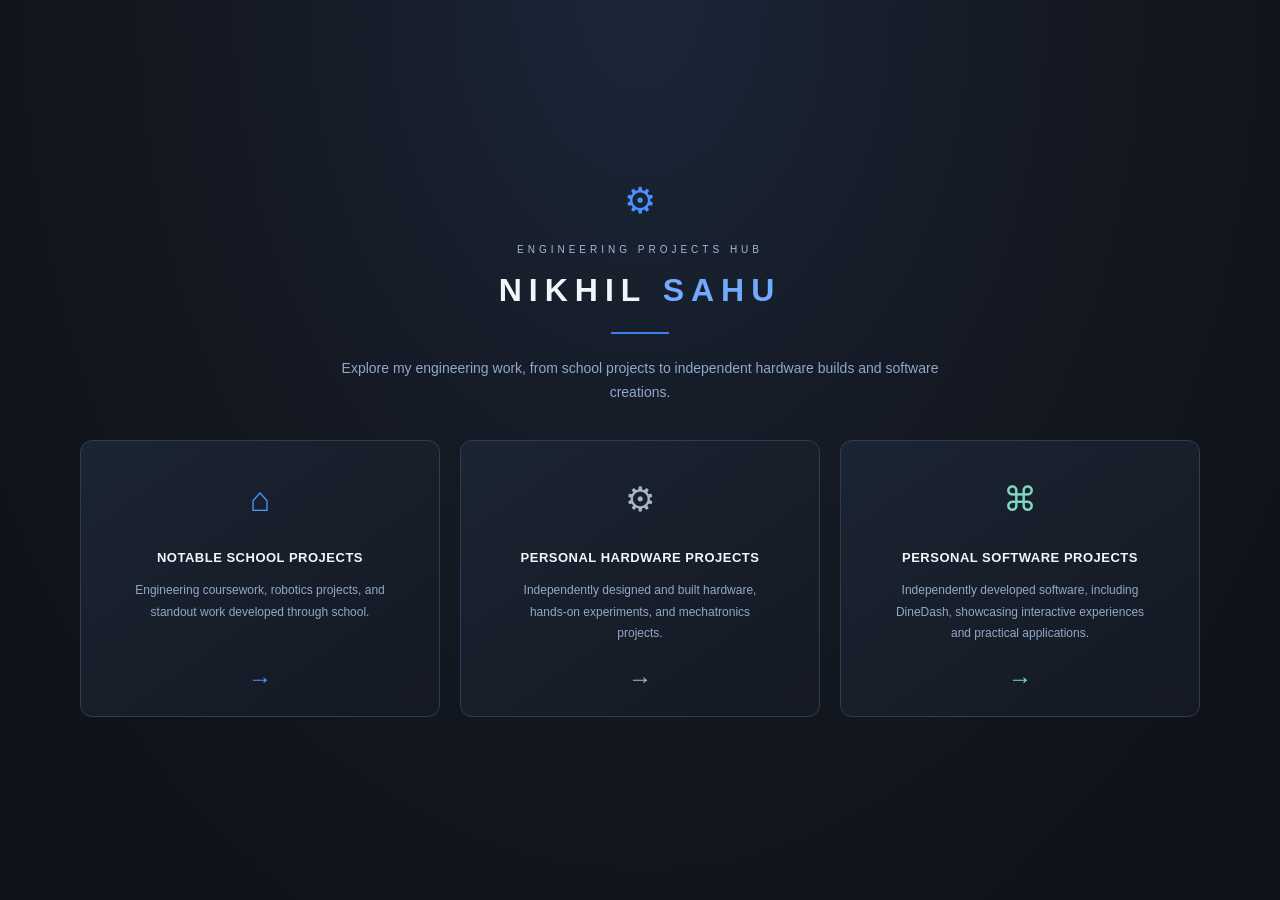
<file: index.html>
<!DOCTYPE html>
<html lang="en">
<head>
<meta charset="UTF-8">
<meta name="viewport" content="width=device-width, initial-scale=1.0">
<meta name="theme-color" content="#10131a">
<meta name="description" content="Explore Nikhil Sahu's school engineering projects, personal hardware builds, and software projects.">
<title>Engineering Projects Hub | Nikhil Sahu</title>

<style>
* {
  box-sizing: border-box;
}

body {
  margin: 0;
  min-height: 100vh;
  color: #f3f5fa;
  font-family: Arial, Helvetica, sans-serif;
  background: radial-gradient(
    ellipse at 50% 0%,
    #1b2638 0%,
    #141923 45%,
    #101319 80%
  );
}

main {
  width: 100%;
  min-height: 100vh;
  display: flex;
  flex-direction: column;
  align-items: center;
  justify-content: center;
  padding: 48px 24px;
  text-align: center;
}

.gear {
  color: #4b91ff;
  font-size: 36px;
  line-height: 1;
  margin-bottom: 25px;
}

.eyebrow {
  color: #a6b9d8;
  font-size: 10px;
  letter-spacing: 4px;
  margin-bottom: 17px;
}

h1 {
  margin: 0;
  font-size: 32px;
  font-weight: 800;
  letter-spacing: 7px;
}

h1 span {
  color: #72aaff;
}

.underline {
  width: 58px;
  height: 2px;
  background: #397eea;
  margin: 23px 0;
}

.subtitle {
  max-width: 600px;
  margin: 0 0 35px;
  color: #8fa8cb;
  font-size: 14px;
  line-height: 1.7;
}

.cards {
  width: 100%;
  max-width: 1120px;
  display: grid;
  grid-template-columns: repeat(3, minmax(0, 1fr));
  gap: 20px;
}

.card {
  min-width: 0;
  min-height: 265px;
  padding: 38px 22px 25px;
  display: flex;
  flex-direction: column;
  align-items: center;
  color: inherit;
  text-decoration: none;
  border: 1px solid #303d51;
  border-radius: 12px;
  background: linear-gradient(145deg, #1b2433, #141922);
  transition:
    border-color .2s,
    transform .2s,
    background .2s;
}

a.card:hover,
a.card:focus-visible {
  border-color: #4b91ff;
  transform: translateY(-3px);
  background: linear-gradient(145deg, #202d41, #171d29);
}

a.card:focus-visible {
  outline: 2px solid #72aaff;
  outline-offset: 4px;
}

.card-icon {
  height: 47px;
  color: #4b91ff;
  font-size: 34px;
  line-height: 1.2;
  margin-bottom: 22px;
}

.personal .card-icon,
.personal .arrow {
  color: #a9b5c8;
}

.software .card-icon,
.software .arrow {
  color: #7ed6c1;
}

.card h2 {
  margin: 0 0 13px;
  font-size: 13px;
  font-weight: 800;
  letter-spacing: .5px;
  line-height: 1.5;
}

.card p {
  max-width: 260px;
  margin: 0;
  color: #91a8c8;
  font-size: 12px;
  line-height: 1.8;
}

.arrow {
  margin-top: auto;
  padding-top: 22px;
  color: #4b91ff;
  font-size: 24px;
  line-height: 1;
}

@media (max-width: 850px) {
  .cards {
    grid-template-columns: repeat(2, minmax(0, 1fr));
    max-width: 748px;
  }
}

@media (max-width: 600px) {
  main {
    padding: 60px 22px;
  }

  h1 {
    font-size: 25px;
    letter-spacing: 4px;
  }

  .eyebrow {
    letter-spacing: 3px;
  }

  .cards {
    grid-template-columns: 1fr;
    max-width: 380px;
  }

  .card {
    min-height: 245px;
    padding-top: 35px;
  }
}

@media (prefers-reduced-motion: reduce) {
  *,
  *::before,
  *::after {
    transition-duration: 0.01ms !important;
  }
}
</style>
</head>

<body>
<main>
  <div class="gear" aria-hidden="true">⚙</div>

  <div class="eyebrow">ENGINEERING PROJECTS HUB</div>

  <h1>NIKHIL <span>SAHU</span></h1>

  <div class="underline"></div>

  <p class="subtitle">
    Explore my engineering work, from school projects to independent hardware builds and software creations.
  </p>

  <section class="cards" aria-label="Project categories">

    <!-- School Projects -->
    <a
      class="card"
      href="./school-projects.html"
      target="_blank"
      rel="noopener noreferrer"
    >
      <div class="card-icon" aria-hidden="true">⌂</div>

      <h2>NOTABLE SCHOOL PROJECTS</h2>

      <p>
        Engineering coursework, robotics projects, and standout work developed through school.
      </p>

      <div class="arrow" aria-hidden="true">→</div>
    </a>

    <!-- Personal Hardware Projects -->
    <a
      class="card personal"
      href="./personal-projects.html"
      target="_blank"
      rel="noopener noreferrer"
    >
      <div class="card-icon" aria-hidden="true">⚙</div>

      <h2>PERSONAL HARDWARE PROJECTS</h2>

      <p>
        Independently designed and built hardware, hands-on experiments, and mechatronics projects.
      </p>

      <div class="arrow" aria-hidden="true">→</div>
    </a>

    <!-- Personal Software Projects: DineDash -->
    <a
      class="card software"
      href="https://dash-n-dine-site.vercel.app/"
      target="_blank"
      rel="noopener noreferrer"
    >
      <div class="card-icon" aria-hidden="true">⌘</div>

      <h2>PERSONAL SOFTWARE PROJECTS</h2>

      <p>
        Independently developed software, including DineDash, showcasing interactive experiences and practical applications.
      </p>

      <div class="arrow" aria-hidden="true">→</div>
    </a>

  </section>
</main>
</body>
</html>
</file>
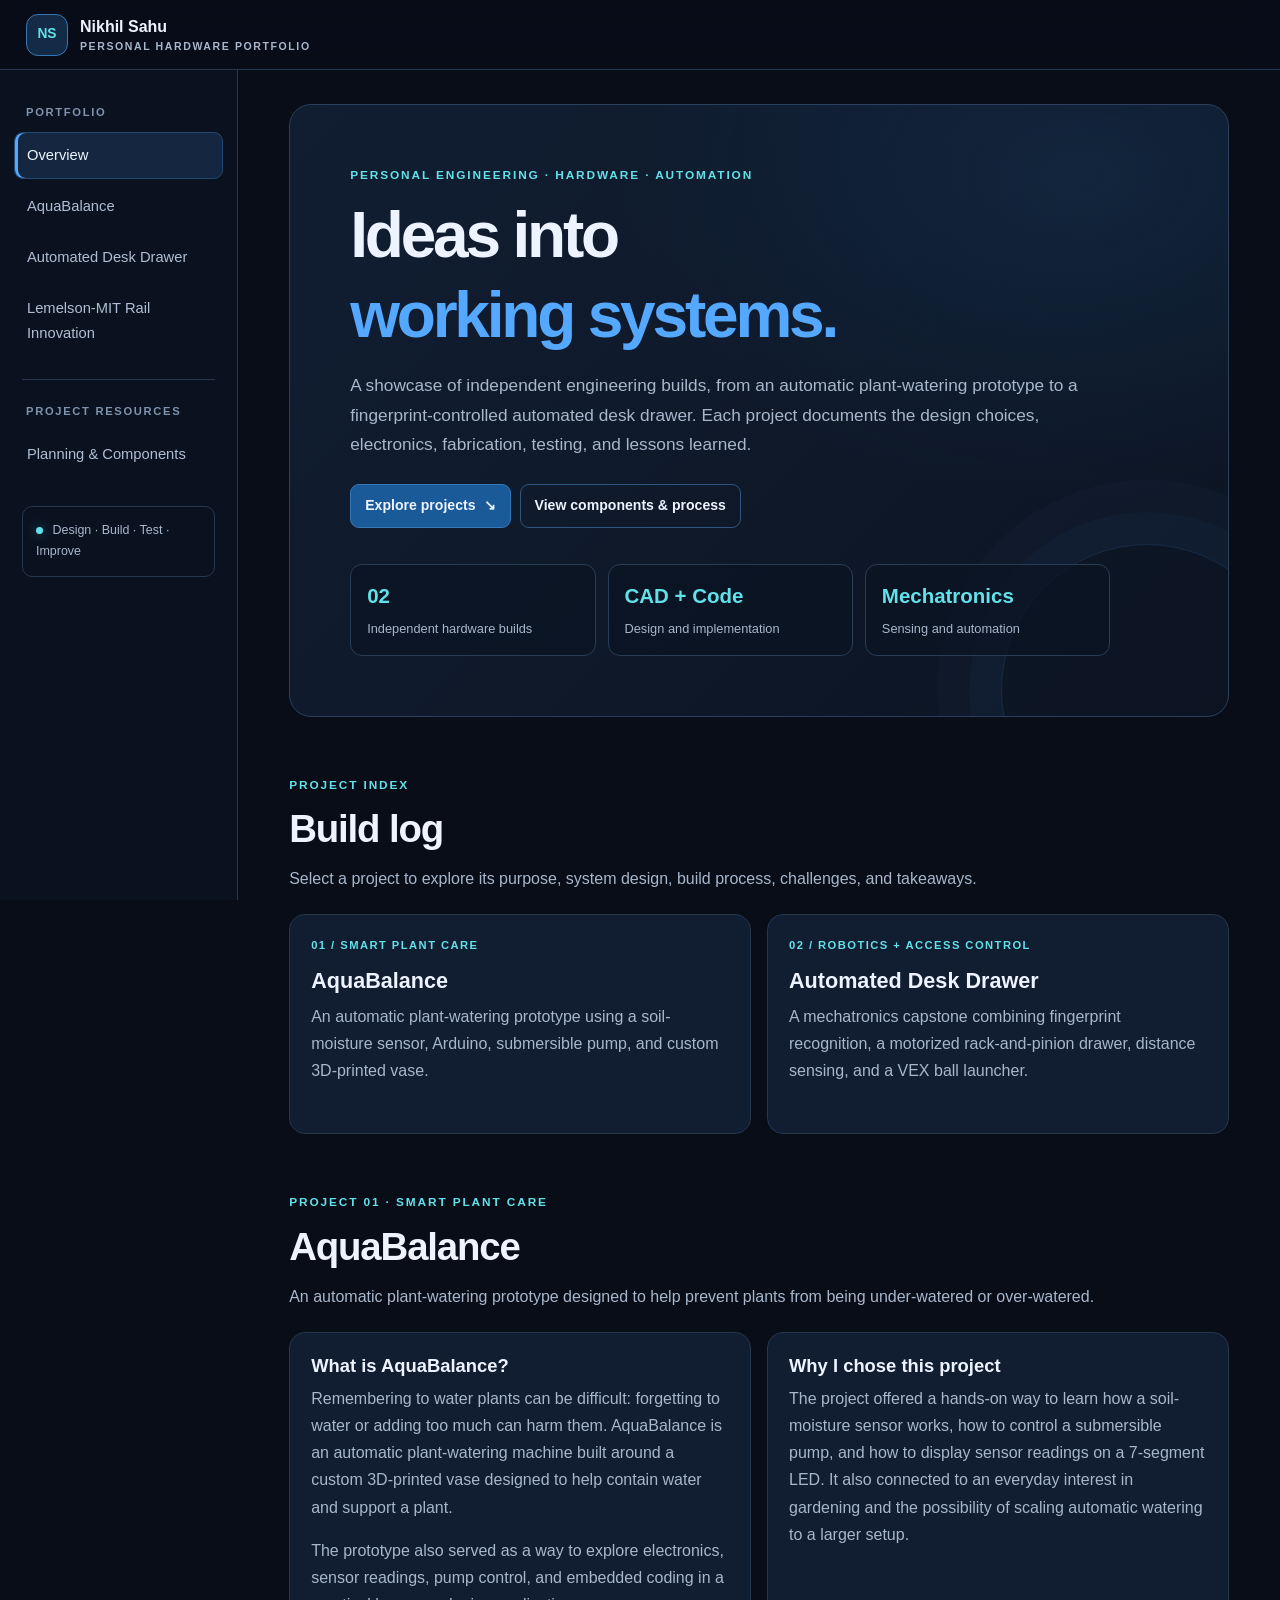
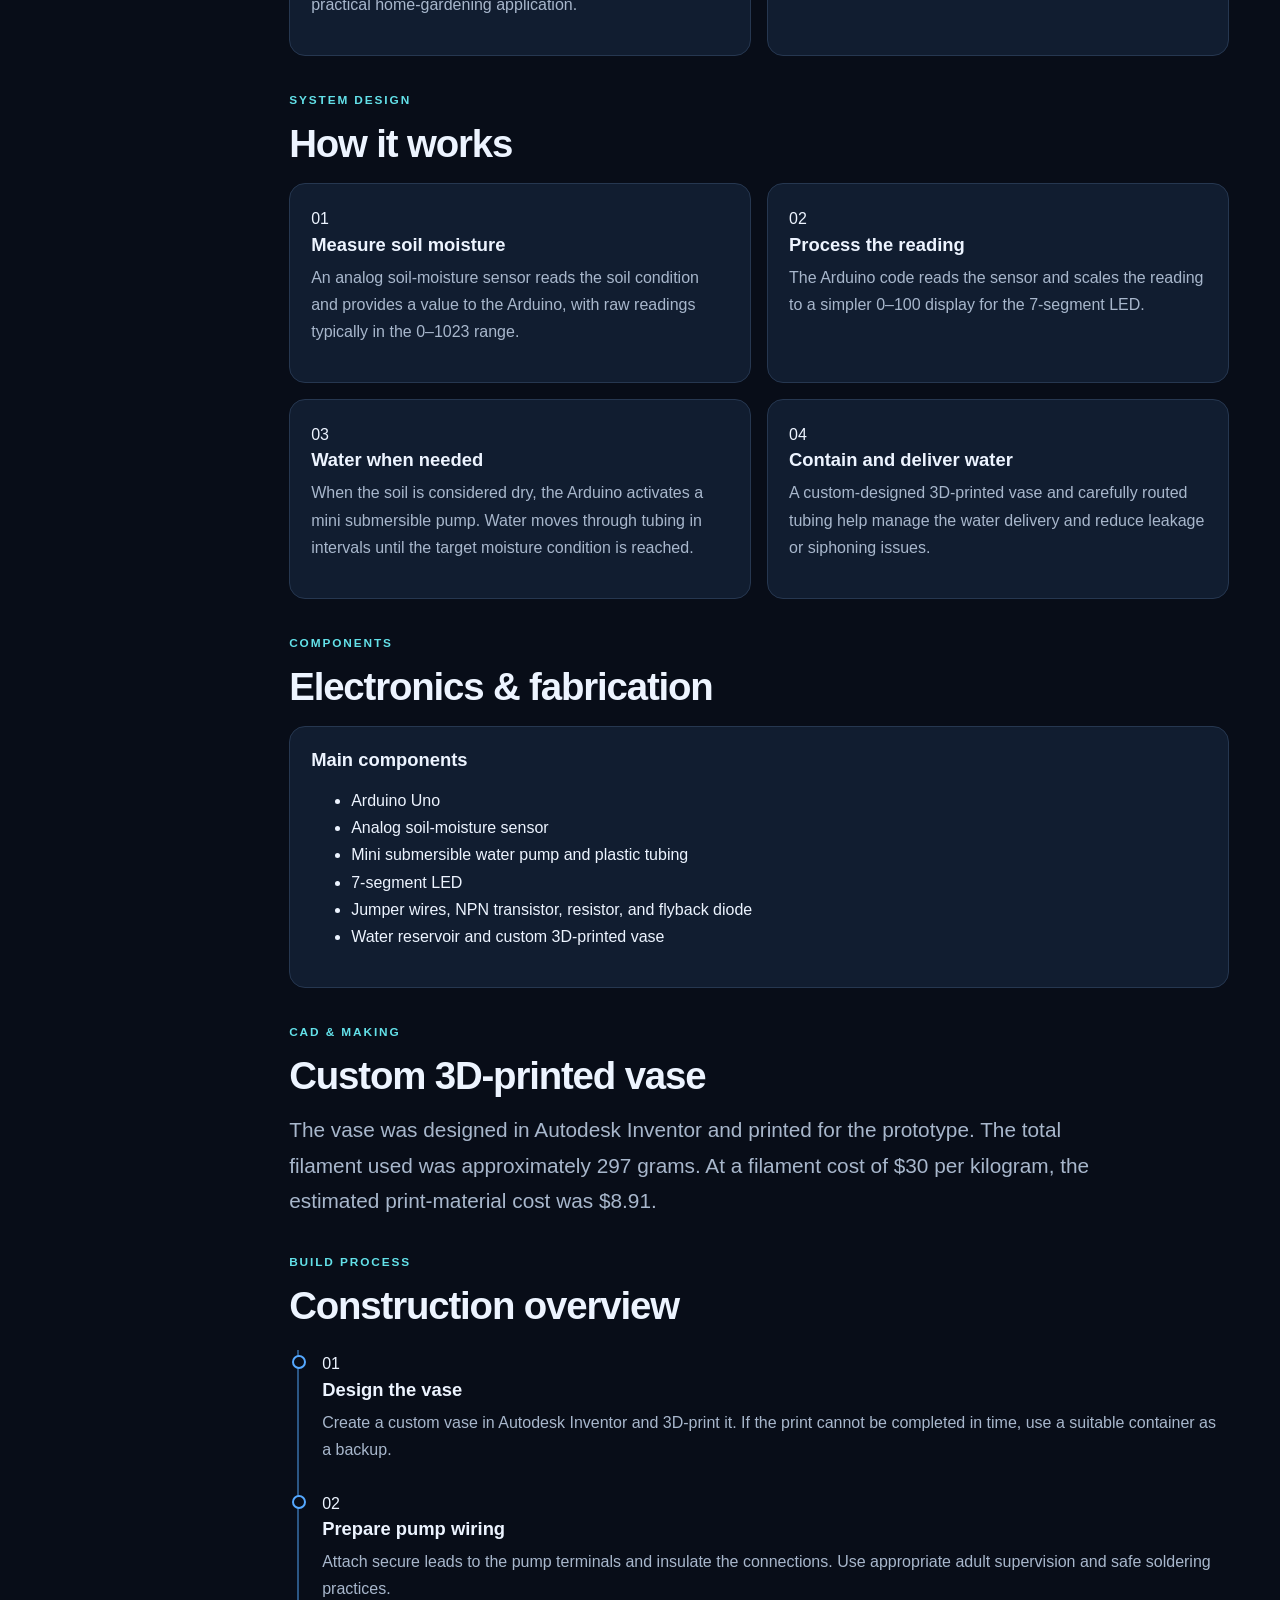
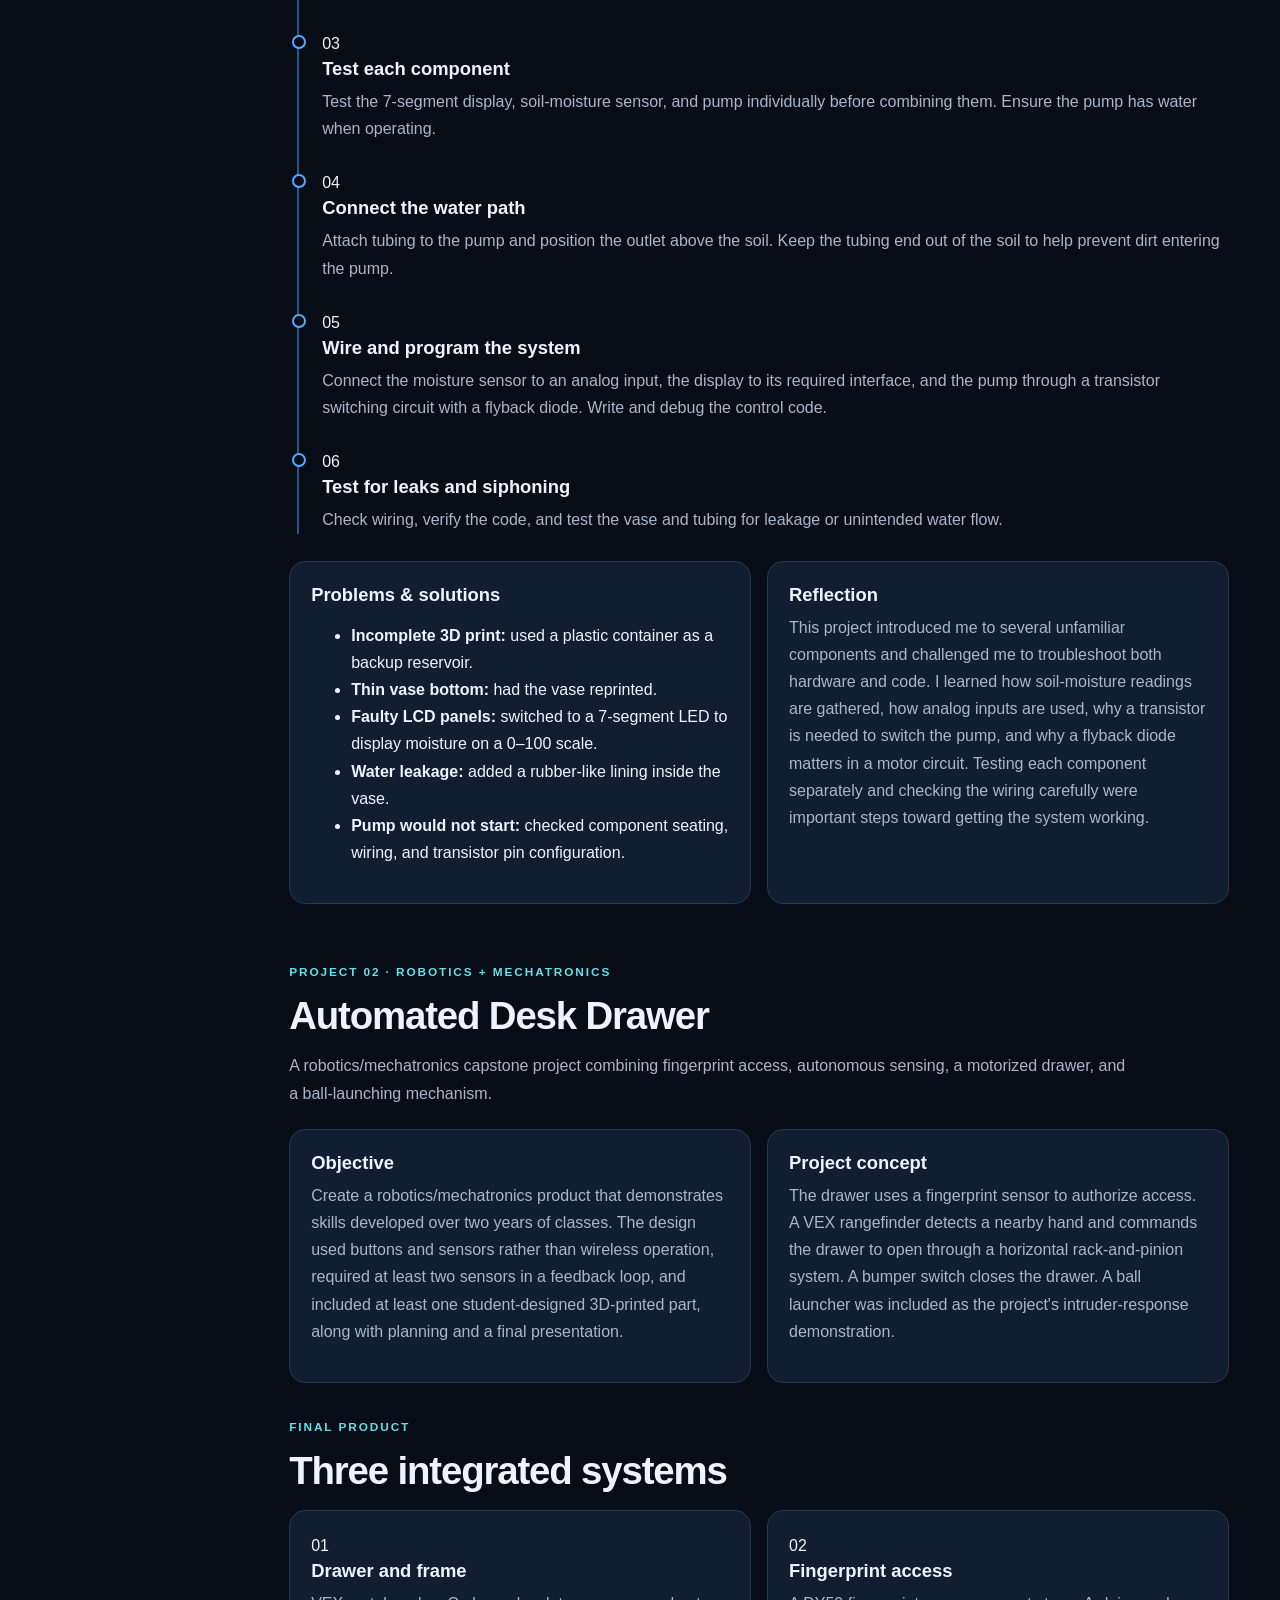
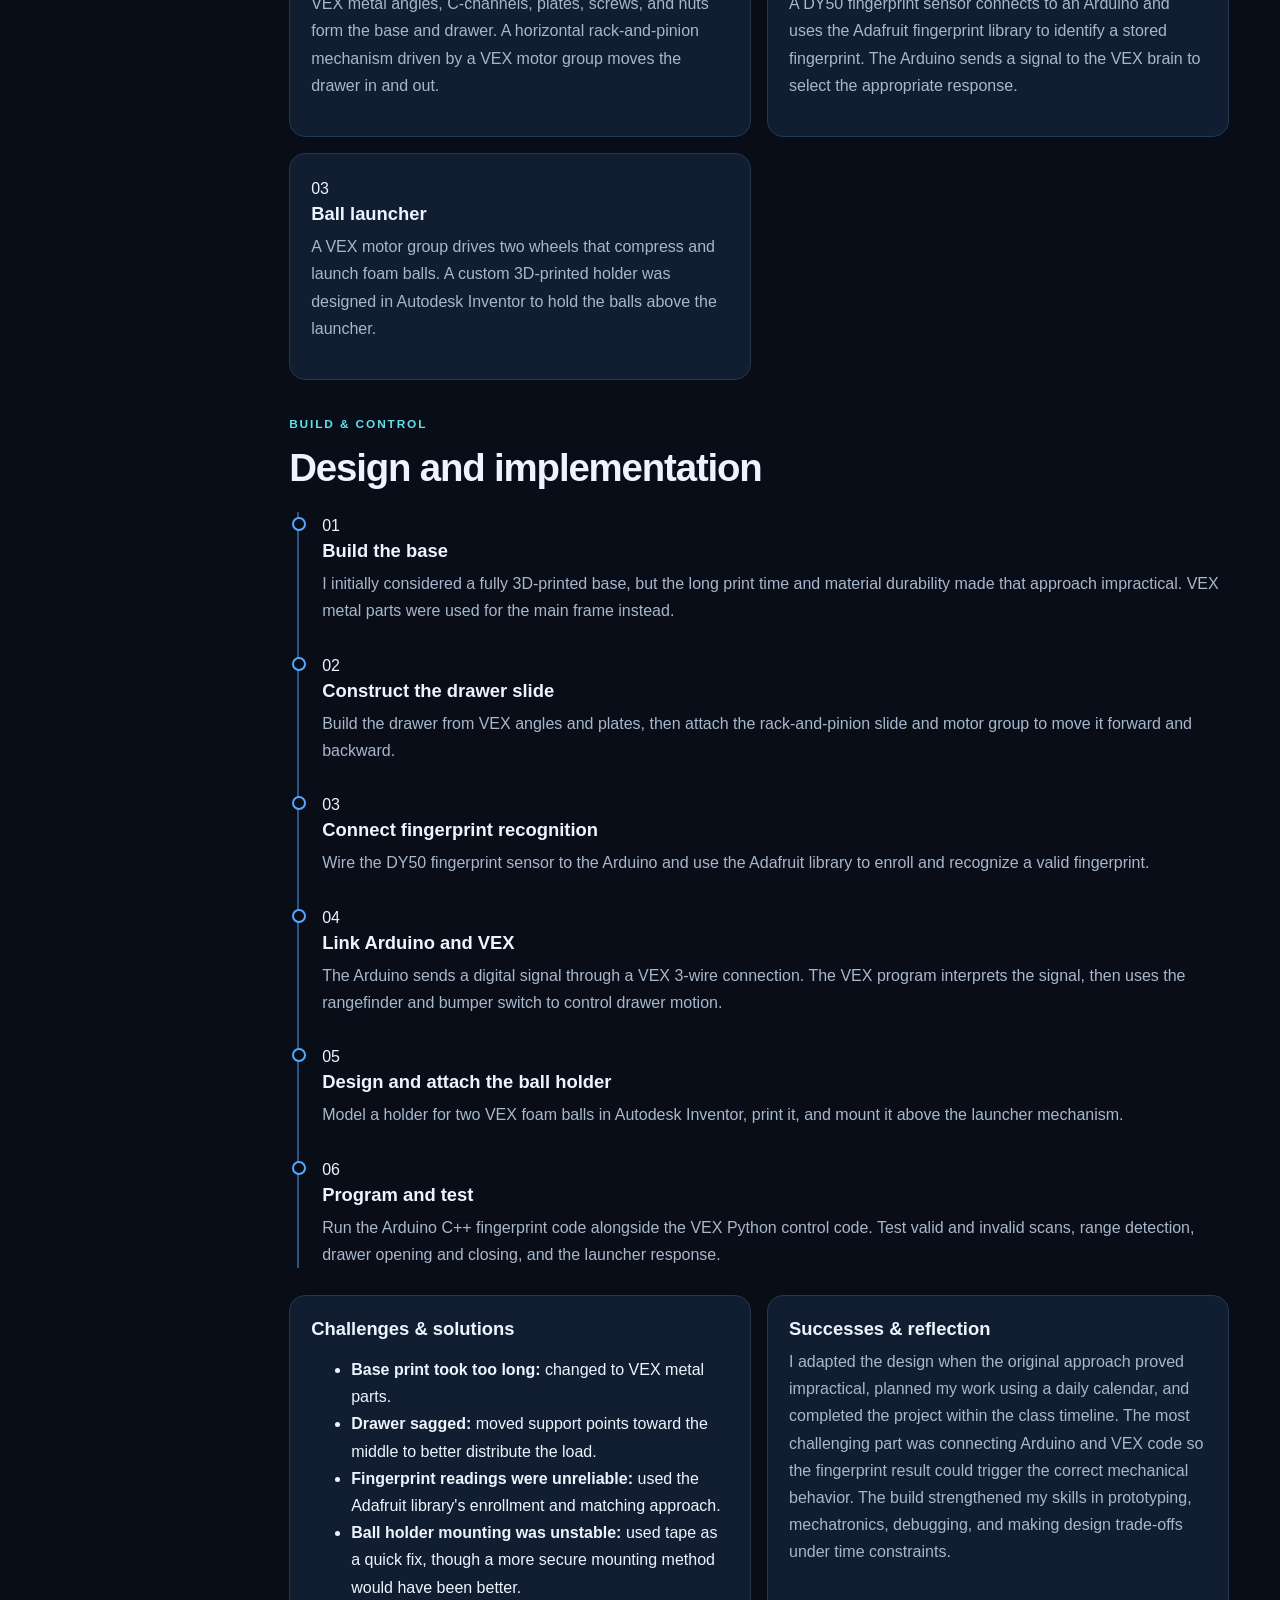
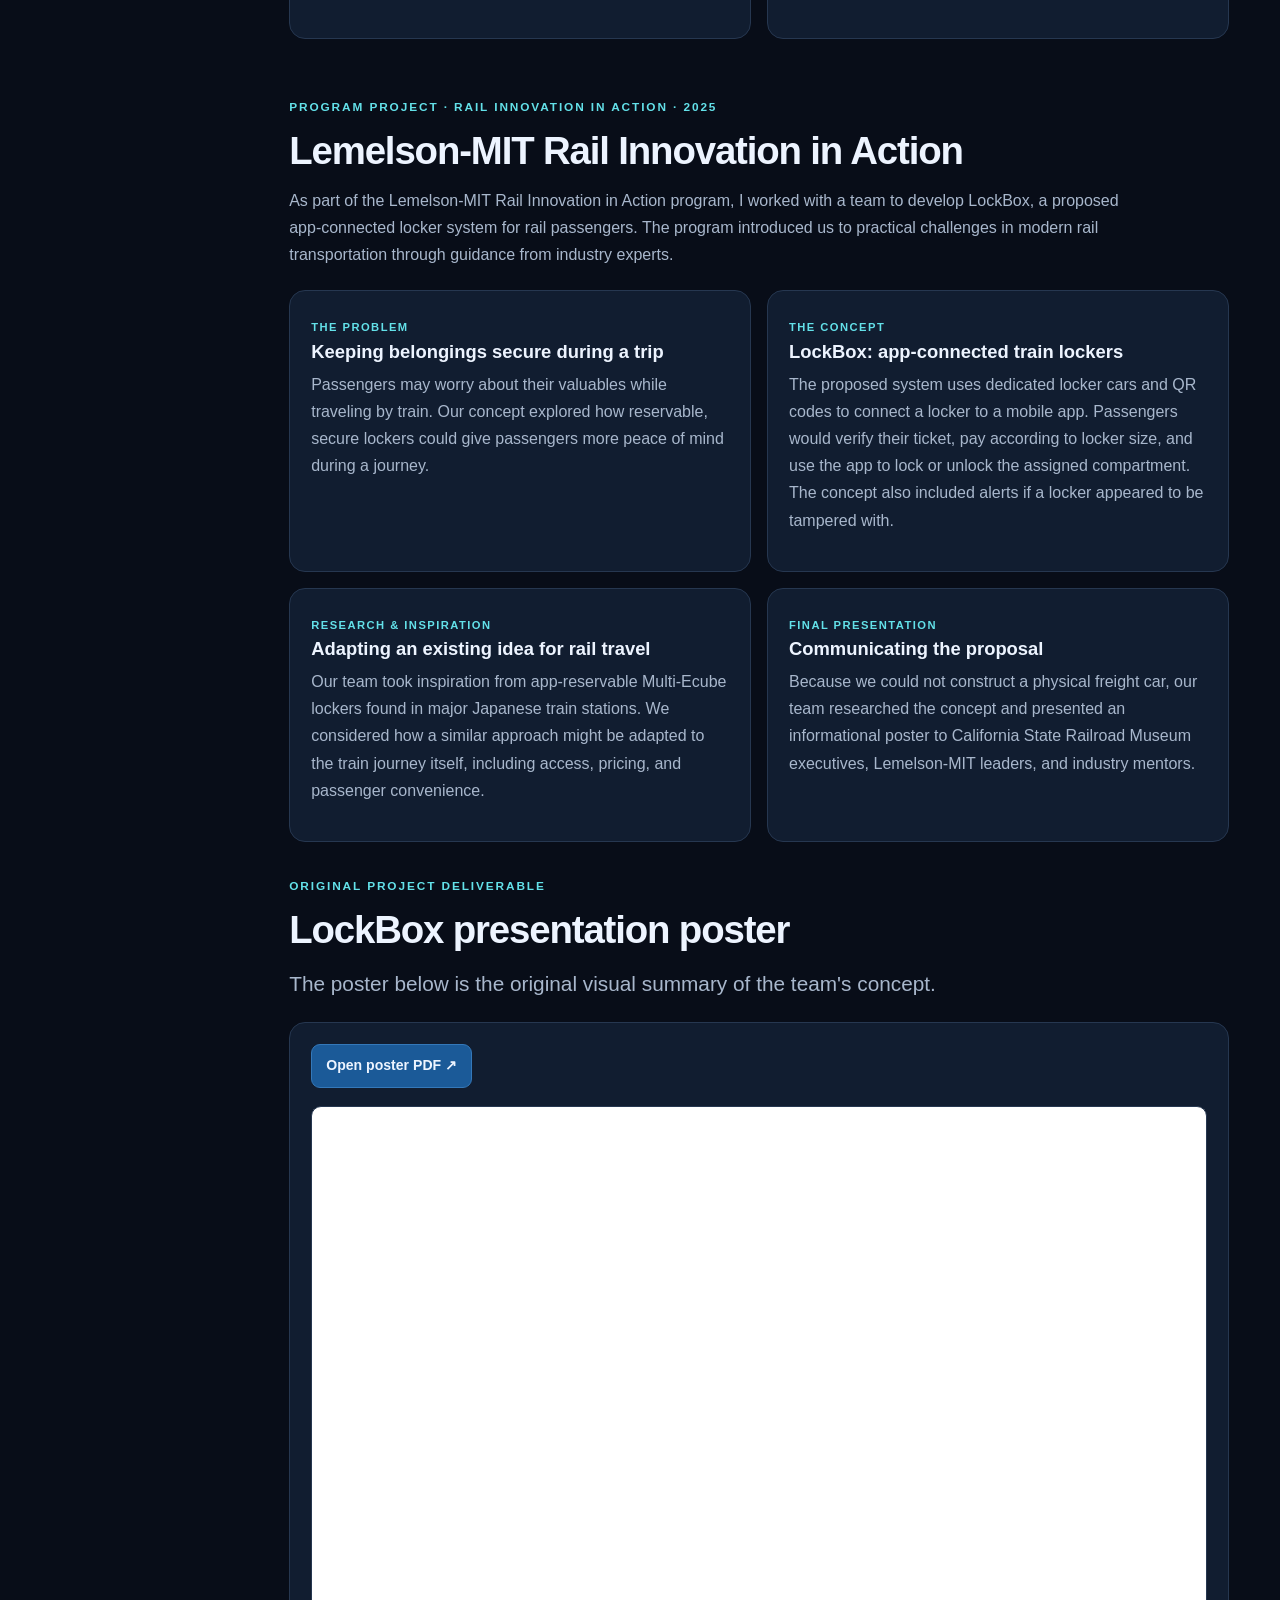
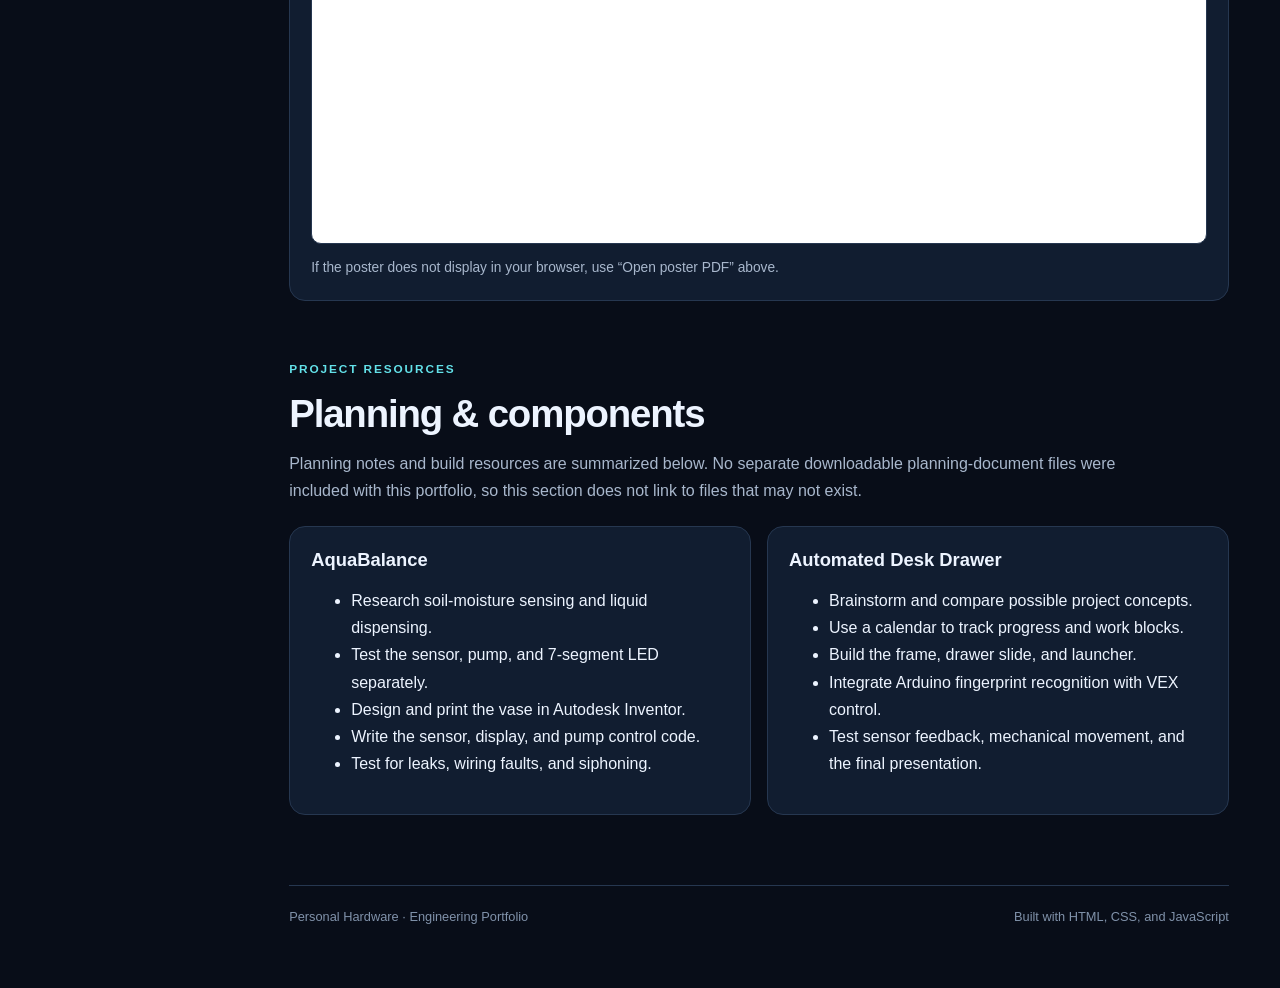
<file: personal-projects.html>
<!DOCTYPE html>
<html lang="en">
<head>
<meta charset="UTF-8">
<meta name="viewport" content="width=device-width, initial-scale=1">
<meta name="description" content="Personal engineering portfolio featuring AquaBalance, an automated desk drawer, and a Lemelson-MIT rail innovation program project.">
<title>Personal Projects | Engineering Portfolio</title>
<style>
:root {
  color-scheme: dark;
  --bg: #080d18;
  --surface: #0d1625;
  --panel: #111d30;
  --panel-2: #15243a;
  --border: #263750;
  --text: #edf4ff;
  --muted: #a8b7cc;
  --blue: #55a8ff;
  --cyan: #63e1e9;
  --radius: 16px;
}
* { box-sizing: border-box; }
html { scroll-behavior: smooth; scroll-padding-top: 88px; }
body {
  margin: 0;
  background: var(--bg);
  color: var(--text);
  font: 16px/1.7 "Segoe UI", Arial, sans-serif;
}
a { color: var(--blue); }
a:focus-visible, button:focus-visible {
  outline: 2px solid var(--cyan);
  outline-offset: 3px;
}
.topbar {
  position: sticky;
  top: 0;
  z-index: 50;
  display: flex;
  justify-content: space-between;
  align-items: center;
  min-height: 70px;
  padding: 12px 26px;
  background: rgba(8,13,24,.96);
  border-bottom: 1px solid var(--border);
  backdrop-filter: blur(12px);
}
.brand {
  display: flex;
  align-items: center;
  gap: 12px;
  color: var(--text);
  font-weight: 750;
  text-decoration: none;
  line-height: 1.2;
}
.brand small {
  display: block;
  margin-top: 4px;
  color: var(--muted);
  font-size: .66rem;
  letter-spacing: .15em;
}
.brand-mark {
  display: grid;
  place-items: center;
  width: 42px;
  height: 42px;
  border: 1px solid #3776b4;
  border-radius: 12px;
  background: #132b46;
  color: var(--cyan);
  font-size: .86rem;
}
.menu-toggle {
  display: none;
  border: 1px solid var(--border);
  border-radius: 9px;
  padding: 8px 12px;
  background: var(--panel);
  color: var(--text);
  cursor: pointer;
}
.site-layout { display: block; min-height: calc(100vh - 70px); }
.sidebar {
  position: fixed;
  top: 70px;
  bottom: 0;
  left: 0;
  width: 238px;
  height: auto;
  max-height: none;
  overflow-y: auto;
  z-index: 45;
  padding: 25px 14px;
  background: #0a1220;
  border-right: 1px solid var(--border);
}
.nav-label {
  margin: 8px 12px 10px;
  color: #7f93ad;
  font-size: .7rem;
  font-weight: 800;
  letter-spacing: .15em;
}
.nav-link {
  display: block;
  margin: 4px 0;
  padding: 10px 12px;
  border: 1px solid transparent;
  border-radius: 9px;
  color: #afbed2;
  font-size: .92rem;
  text-decoration: none;
  transition: background .18s, border-color .18s, color .18s;
}
.nav-link:hover, .nav-link.active {
  color: var(--text);
  background: #142640;
  border-color: #24486e;
}
.nav-link.active { box-shadow: inset 3px 0 var(--blue); }
.nav-rule {
  height: 1px;
  margin: 22px 8px;
  background: var(--border);
}
.sidebar-note {
  margin: 28px 8px 0;
  padding: 13px;
  border: 1px solid var(--border);
  border-radius: 10px;
  color: var(--muted);
  font-size: .78rem;
}
.status-dot {
  display: inline-block;
  width: 7px;
  height: 7px;
  margin-right: 6px;
  border-radius: 50%;
  background: var(--cyan);
  box-shadow: 0 0 12px #63e1e966;
}
main {
  display: block;
  box-sizing: border-box;
  margin-left: 238px;
  width: calc(100% - 238px);
  max-width: none;
  min-width: 0;
  padding: 34px clamp(18px, 4vw, 62px) 60px;
}
.section-anchor { scroll-margin-top: 90px; }
.hero {
  position: relative;
  overflow: hidden;
  padding: clamp(26px, 5vw, 60px);
  border: 1px solid #2a405d;
  border-radius: 22px;
  background: radial-gradient(ellipse at 85% 12%, #1c4c793d, transparent 42%), linear-gradient(135deg, #111e32, #0c1422);
}
.hero::after {
  position: absolute;
  right: -65px;
  bottom: -120px;
  width: 290px;
  height: 290px;
  border: 1px solid #55a8ff28;
  border-radius: 50%;
  content: "";
  box-shadow: 0 0 0 32px #55a8ff08, 0 0 0 64px #55a8ff06;
  pointer-events: none;
}
.eyebrow {
  margin: 0 0 10px;
  color: var(--cyan);
  font-size: .74rem;
  font-weight: 800;
  letter-spacing: .16em;
  text-transform: uppercase;
}
h1, h2, h3, h4 { line-height: 1.25; }
h1 {
  position: relative;
  z-index: 1;
  margin: 10px 0 16px;
  font-size: clamp(2.4rem, 5vw, 4.4rem);
  letter-spacing: -.05em;
}
h1 span { color: var(--blue); }
h2 {
  margin: 0 0 12px;
  font-size: clamp(1.8rem, 3vw, 2.5rem);
  letter-spacing: -.03em;
}
h3 { margin: 0 0 8px; font-size: 1.15rem; }
h4 { margin: 0 0 7px; font-size: 1rem; }
p { margin-top: 0; }
.hero-copy {
  position: relative;
  z-index: 1;
  max-width: 760px;
  color: var(--muted);
  font-size: 1.08rem;
}
.hero-actions {
  position: relative;
  z-index: 1;
  display: flex;
  flex-wrap: wrap;
  gap: 9px;
  margin-top: 25px;
}
.button {
  display: inline-flex;
  align-items: center;
  justify-content: center;
  gap: 8px;
  padding: 9px 14px;
  border: 1px solid #31557c;
  border-radius: 9px;
  background: #152943;
  color: var(--text);
  font-size: .88rem;
  font-weight: 650;
  text-decoration: none;
  cursor: pointer;
}
.button:hover { background: #1c3858; }
.button.primary { border-color: #3478b9; background: #1b5a98; }
.button.primary:hover { background: #2673b7; }
.button.secondary { background: transparent; }
.hero-stats {
  position: relative;
  z-index: 1;
  display: grid;
  grid-template-columns: repeat(3, minmax(0, 1fr));
  gap: 12px;
  max-width: 760px;
  margin-top: 36px;
}
.hero-stats div, .metric {
  padding: 14px 16px;
  border: 1px solid #2a3d57;
  border-radius: 12px;
  background: #0913219c;
}
.hero-stats strong, .metric strong {
  display: block;
  color: var(--cyan);
  font-size: 1.28rem;
}
.hero-stats span, .metric span { color: var(--muted); font-size: .8rem; }
.section { margin-top: 58px; }
.section-heading { margin-bottom: 22px; }
.section-heading > p:last-child { max-width: 840px; color: var(--muted); }
.project-grid, .content-grid, .document-grid, .steps-grid {
  display: grid;
  grid-template-columns: repeat(2, minmax(0, 1fr));
  gap: 16px;
}
.project-card, .panel, .content-card, .document-card {
  min-width: 0;
  padding: 21px;
  border: 1px solid var(--border);
  border-radius: var(--radius);
  background: var(--panel);
}
.project-card {
  display: flex;
  flex-direction: column;
  min-height: 220px;
  color: inherit;
  text-decoration: none;
  transition: transform .2s, border-color .2s;
}
.project-card:hover { transform: translateY(-3px); border-color: var(--blue); }
.card-number, .doc-label, .timeline-tag {
  color: var(--cyan);
  font-size: .7rem;
  font-weight: 800;
  letter-spacing: .13em;
}
.project-card h3 { margin-top: 12px; font-size: 1.35rem; }
.project-card p, .panel p, .content-card p, .document-card p { color: var(--muted); }
.card-arrow {
  margin-top: auto;
  padding-top: 10px;
  color: var(--blue);
  font-weight: 650;
  font-size: .88rem;
}
.callout {
  padding: 19px 21px;
  border: 1px solid #24486e;
  border-left: 3px solid var(--blue);
  border-radius: 0 12px 12px 0;
  background: #102039;
}
.callout p { margin: 5px 0 0; color: var(--muted); }
.metric-grid {
  display: grid;
  grid-template-columns: repeat(4, minmax(0, 1fr));
  gap: 12px;
  margin: 20px 0;
}
.subheading { margin: 34px 0 15px; font-size: 1.3rem; }
.detail-list { padding-left: 24px; color: #d6e1f1; }
.detail-list li { margin: 8px 0; padding-left: 3px; }
.timeline {
  margin: 20px 0 8px 8px;
  padding-left: 23px;
  border-left: 2px solid #2b5684;
}
.timeline-item { position: relative; margin: 0 0 27px; }
.timeline-item::before {
  position: absolute;
  top: 5px;
  left: -30px;
  width: 10px;
  height: 10px;
  border: 2px solid var(--blue);
  border-radius: 50%;
  background: var(--bg);
  content: "";
}
.timeline-item h4 { margin-top: 6px; }
.timeline-item p { margin-bottom: 0; color: var(--muted); }
.table-wrap { overflow-x: auto; border: 1px solid var(--border); border-radius: 12px; }
table { width: 100%; border-collapse: collapse; background: var(--panel); text-align: left; }
th, td { padding: 12px 14px; border-bottom: 1px solid var(--border); vertical-align: top; }
th { background: #15243a; color: var(--cyan); font-size: .83rem; }
td { color: #d8e3f2; font-size: .9rem; }
tr:last-child td { border-bottom: 0; }
.small { font-size: .86rem; }
.muted { color: var(--muted); }
.document-card {
  display: flex;
  flex-direction: column;
  align-items: flex-start;
  justify-content: space-between;
  gap: 18px;
}
.document-card .button { margin-top: auto; }
.document-card h4, .document-card h3 { margin-top: 6px; }
.doc-label { display: inline-block; }
.stage { position: relative; padding-top: 49px; }
.stage-no {
  position: absolute;
  top: 17px;
  left: 21px;
  color: var(--cyan);
  font-weight: 800;
  font-size: .78rem;
  letter-spacing: .1em;
}
.footer {
  display: flex;
  flex-wrap: wrap;
  justify-content: space-between;
  gap: 12px;
  margin-top: 70px;
  padding-top: 20px;
  border-top: 1px solid var(--border);
  color: #8092aa;
  font-size: .8rem;
}
@media (min-width: 721px) and (max-width: 1000px) {
  .sidebar { width: 205px; }
  main {
    margin-left: 205px;
    width: calc(100% - 205px);
    padding-left: 24px;
    padding-right: 24px;
  }
  .metric-grid { grid-template-columns: repeat(2, minmax(0, 1fr)); }
}
@media (max-width: 720px) {
  .topbar { min-height: 62px; padding: 10px 15px; }
  .menu-toggle { display: inline-flex; align-items: center; gap: 7px; }
  .site-layout { display: block; }
  main {
    margin-left: 0;
    width: 100%;
    max-width: none;
    padding: 22px 15px 45px;
  }
  .sidebar {
    position: sticky;
    top: 62px;
    z-index: 40;
    display: none;
    width: 100%;
    height: auto;
    max-height: calc(100vh - 62px);
    padding: 12px;
    border-right: 0;
    border-bottom: 1px solid var(--border);
  }
  .sidebar.open { display: block; }
  .nav-label, .nav-rule, .sidebar-note { display: none; }
  .nav-link { margin: 3px 0; }
  .hero { padding: 27px 20px; }
  .hero-stats { grid-template-columns: 1fr; margin-top: 25px; }
  .project-grid, .content-grid, .document-grid, .steps-grid { grid-template-columns: 1fr; }
  .metric-grid { grid-template-columns: repeat(2, minmax(0, 1fr)); }
  .footer { display: block; }
  .footer span { display: block; margin: 5px 0; }
}
@media (prefers-reduced-motion: reduce) {
  *, *::before, *::after {
    scroll-behavior: auto !important;
    transition-duration: .01ms !important;
  }
}
</style>
</head>
<body>
<header class="topbar">
  <a class="brand" href="#home" aria-label="Personal projects home">
    <span class="brand-mark">NS</span>
    <span>Nikhil Sahu <small>PERSONAL HARDWARE PORTFOLIO</small></span>
  </a>
  <button class="menu-toggle" id="menuToggle" aria-expanded="false" aria-controls="sidebar">☰ <span>Menu</span></button>
</header>

<div class="site-layout">
  <aside class="sidebar" id="sidebar">
    <p class="nav-label">PORTFOLIO</p>
    <a class="nav-link active" href="#home">Overview</a>
    <a class="nav-link" href="#aquabalance">AquaBalance</a>
    <a class="nav-link" href="#desk-drawer">Automated Desk Drawer</a>
    <a class="nav-link" href="#lemelson-rail">Lemelson-MIT Rail Innovation</a>
    <div class="nav-rule"></div>
    <p class="nav-label">PROJECT RESOURCES</p>
    <a class="nav-link" href="#planning">Planning &amp; Components</a>
    <div class="sidebar-note"><span class="status-dot"></span> Design · Build · Test · Improve</div>
  </aside>

  <main id="main">
    <section class="hero section-anchor" id="home">
      <p class="eyebrow">PERSONAL ENGINEERING · HARDWARE · AUTOMATION</p>
      <h1>Ideas into<br><span>working systems.</span></h1>
      <p class="hero-copy">A showcase of independent engineering builds, from an automatic plant-watering prototype to a fingerprint-controlled automated desk drawer. Each project documents the design choices, electronics, fabrication, testing, and lessons learned.</p>
      <div class="hero-actions">
        <a class="button primary" href="#aquabalance">Explore projects <span aria-hidden="true">↘</span></a>
        <a class="button secondary" href="#planning">View components &amp; process</a>
      </div>
      <div class="hero-stats">
        <div><strong>02</strong><span>Independent hardware builds</span></div>
        <div><strong>CAD + Code</strong><span>Design and implementation</span></div>
        <div><strong>Mechatronics</strong><span>Sensing and automation</span></div>
      </div>
    </section>

    <section class="section section-anchor" id="project-index">
      <div class="section-heading">
        <p class="eyebrow">PROJECT INDEX</p>
        <h2>Build log</h2>
        <p>Select a project to explore its purpose, system design, build process, challenges, and takeaways.</p>
      </div>
      <div class="project-grid">
        <a class="project-card" href="#aquabalance">
          <span class="card-number">01 / SMART PLANT CARE</span>
          <h3>AquaBalance</h3>
          <p>An automatic plant-watering prototype using a soil-moisture sensor, Arduino, submersible pump, and custom 3D-printed vase.</p>
        </a>
        <a class="project-card" href="#desk-drawer">
          <span class="card-number">02 / ROBOTICS + ACCESS CONTROL</span>
          <h3>Automated Desk Drawer</h3>
          <p>A mechatronics capstone combining fingerprint recognition, a motorized rack-and-pinion drawer, distance sensing, and a VEX ball launcher.</p>
        </a>
      </div>
    </section>

    <section class="section section-anchor" id="aquabalance">
      <div class="section-heading">
        <p class="eyebrow">PROJECT 01 · SMART PLANT CARE</p>
        <h2>AquaBalance</h2>
        <p>An automatic plant-watering prototype designed to help prevent plants from being under-watered or over-watered.</p>
      </div>
      <div class="content-grid">
        <article class="content-card">
          <h3>What is AquaBalance?</h3>
          <p>Remembering to water plants can be difficult: forgetting to water or adding too much can harm them. AquaBalance is an automatic plant-watering machine built around a custom 3D-printed vase designed to help contain water and support a plant.</p>
          <p>The prototype also served as a way to explore electronics, sensor readings, pump control, and embedded coding in a practical home-gardening application.</p>
        </article>
        <article class="content-card">
          <h3>Why I chose this project</h3>
          <p>The project offered a hands-on way to learn how a soil-moisture sensor works, how to control a submersible pump, and how to display sensor readings on a 7-segment LED. It also connected to an everyday interest in gardening and the possibility of scaling automatic watering to a larger setup.</p>
        </article>
      </div>

      <div class="section-heading subheading">
        <p class="eyebrow">SYSTEM DESIGN</p>
        <h2>How it works</h2>
      </div>
      <div class="steps-grid">
        <article class="content-card">
          <span class="step-number">01</span>
          <h3>Measure soil moisture</h3>
          <p>An analog soil-moisture sensor reads the soil condition and provides a value to the Arduino, with raw readings typically in the 0–1023 range.</p>
        </article>
        <article class="content-card">
          <span class="step-number">02</span>
          <h3>Process the reading</h3>
          <p>The Arduino code reads the sensor and scales the reading to a simpler 0–100 display for the 7-segment LED.</p>
        </article>
        <article class="content-card">
          <span class="step-number">03</span>
          <h3>Water when needed</h3>
          <p>When the soil is considered dry, the Arduino activates a mini submersible pump. Water moves through tubing in intervals until the target moisture condition is reached.</p>
        </article>
        <article class="content-card">
          <span class="step-number">04</span>
          <h3>Contain and deliver water</h3>
          <p>A custom-designed 3D-printed vase and carefully routed tubing help manage the water delivery and reduce leakage or siphoning issues.</p>
        </article>
      </div>

      <div class="section-heading subheading">
        <p class="eyebrow">COMPONENTS</p>
        <h2>Electronics &amp; fabrication</h2>
      </div>
      <div class="content-card wide-card">
        <h3>Main components</h3>
        <ul>
          <li>Arduino Uno</li>
          <li>Analog soil-moisture sensor</li>
          <li>Mini submersible water pump and plastic tubing</li>
          <li>7-segment LED</li>
          <li>Jumper wires, NPN transistor, resistor, and flyback diode</li>
          <li>Water reservoir and custom 3D-printed vase</li>
        </ul>
      </div>

      <div class="section-heading subheading">
        <p class="eyebrow">CAD &amp; MAKING</p>
        <h2>Custom 3D-printed vase</h2>
        <p>The vase was designed in Autodesk Inventor and printed for the prototype. The total filament used was approximately 297 grams. At a filament cost of $30 per kilogram, the estimated print-material cost was $8.91.</p>
      </div>

      <div class="section-heading subheading">
        <p class="eyebrow">BUILD PROCESS</p>
        <h2>Construction overview</h2>
      </div>
      <div class="timeline">
        <article class="timeline-item">
          <span class="step-number">01</span>
          <div><h3>Design the vase</h3><p>Create a custom vase in Autodesk Inventor and 3D-print it. If the print cannot be completed in time, use a suitable container as a backup.</p></div>
        </article>
        <article class="timeline-item">
          <span class="step-number">02</span>
          <div><h3>Prepare pump wiring</h3><p>Attach secure leads to the pump terminals and insulate the connections. Use appropriate adult supervision and safe soldering practices.</p></div>
        </article>
        <article class="timeline-item">
          <span class="step-number">03</span>
          <div><h3>Test each component</h3><p>Test the 7-segment display, soil-moisture sensor, and pump individually before combining them. Ensure the pump has water when operating.</p></div>
        </article>
        <article class="timeline-item">
          <span class="step-number">04</span>
          <div><h3>Connect the water path</h3><p>Attach tubing to the pump and position the outlet above the soil. Keep the tubing end out of the soil to help prevent dirt entering the pump.</p></div>
        </article>
        <article class="timeline-item">
          <span class="step-number">05</span>
          <div><h3>Wire and program the system</h3><p>Connect the moisture sensor to an analog input, the display to its required interface, and the pump through a transistor switching circuit with a flyback diode. Write and debug the control code.</p></div>
        </article>
        <article class="timeline-item">
          <span class="step-number">06</span>
          <div><h3>Test for leaks and siphoning</h3><p>Check wiring, verify the code, and test the vase and tubing for leakage or unintended water flow.</p></div>
        </article>
      </div>

      <div class="content-grid">
        <article class="content-card">
          <h3>Problems &amp; solutions</h3>
          <ul>
            <li><strong>Incomplete 3D print:</strong> used a plastic container as a backup reservoir.</li>
            <li><strong>Thin vase bottom:</strong> had the vase reprinted.</li>
            <li><strong>Faulty LCD panels:</strong> switched to a 7-segment LED to display moisture on a 0–100 scale.</li>
            <li><strong>Water leakage:</strong> added a rubber-like lining inside the vase.</li>
            <li><strong>Pump would not start:</strong> checked component seating, wiring, and transistor pin configuration.</li>
          </ul>
        </article>
        <article class="content-card">
          <h3>Reflection</h3>
          <p>This project introduced me to several unfamiliar components and challenged me to troubleshoot both hardware and code. I learned how soil-moisture readings are gathered, how analog inputs are used, why a transistor is needed to switch the pump, and why a flyback diode matters in a motor circuit. Testing each component separately and checking the wiring carefully were important steps toward getting the system working.</p>
        </article>
      </div>
    </section>

    <section class="section section-anchor" id="desk-drawer">
      <div class="section-heading">
        <p class="eyebrow">PROJECT 02 · ROBOTICS + MECHATRONICS</p>
        <h2>Automated Desk Drawer</h2>
        <p>A robotics/mechatronics capstone project combining fingerprint access, autonomous sensing, a motorized drawer, and a ball-launching mechanism.</p>
      </div>
      <div class="content-grid">
        <article class="content-card">
          <h3>Objective</h3>
          <p>Create a robotics/mechatronics product that demonstrates skills developed over two years of classes. The design used buttons and sensors rather than wireless operation, required at least two sensors in a feedback loop, and included at least one student-designed 3D-printed part, along with planning and a final presentation.</p>
        </article>
        <article class="content-card">
          <h3>Project concept</h3>
          <p>The drawer uses a fingerprint sensor to authorize access. A VEX rangefinder detects a nearby hand and commands the drawer to open through a horizontal rack-and-pinion system. A bumper switch closes the drawer. A ball launcher was included as the project's intruder-response demonstration.</p>
        </article>
      </div>

      <div class="section-heading subheading">
        <p class="eyebrow">FINAL PRODUCT</p>
        <h2>Three integrated systems</h2>
      </div>
      <div class="steps-grid">
        <article class="content-card">
          <span class="step-number">01</span>
          <h3>Drawer and frame</h3>
          <p>VEX metal angles, C-channels, plates, screws, and nuts form the base and drawer. A horizontal rack-and-pinion mechanism driven by a VEX motor group moves the drawer in and out.</p>
        </article>
        <article class="content-card">
          <span class="step-number">02</span>
          <h3>Fingerprint access</h3>
          <p>A DY50 fingerprint sensor connects to an Arduino and uses the Adafruit fingerprint library to identify a stored fingerprint. The Arduino sends a signal to the VEX brain to select the appropriate response.</p>
        </article>
        <article class="content-card">
          <span class="step-number">03</span>
          <h3>Ball launcher</h3>
          <p>A VEX motor group drives two wheels that compress and launch foam balls. A custom 3D-printed holder was designed in Autodesk Inventor to hold the balls above the launcher.</p>
        </article>
      </div>

      <div class="section-heading subheading">
        <p class="eyebrow">BUILD &amp; CONTROL</p>
        <h2>Design and implementation</h2>
      </div>
      <div class="timeline">
        <article class="timeline-item"><span class="step-number">01</span><div><h3>Build the base</h3><p>I initially considered a fully 3D-printed base, but the long print time and material durability made that approach impractical. VEX metal parts were used for the main frame instead.</p></div></article>
        <article class="timeline-item"><span class="step-number">02</span><div><h3>Construct the drawer slide</h3><p>Build the drawer from VEX angles and plates, then attach the rack-and-pinion slide and motor group to move it forward and backward.</p></div></article>
        <article class="timeline-item"><span class="step-number">03</span><div><h3>Connect fingerprint recognition</h3><p>Wire the DY50 fingerprint sensor to the Arduino and use the Adafruit library to enroll and recognize a valid fingerprint.</p></div></article>
        <article class="timeline-item"><span class="step-number">04</span><div><h3>Link Arduino and VEX</h3><p>The Arduino sends a digital signal through a VEX 3-wire connection. The VEX program interprets the signal, then uses the rangefinder and bumper switch to control drawer motion.</p></div></article>
        <article class="timeline-item"><span class="step-number">05</span><div><h3>Design and attach the ball holder</h3><p>Model a holder for two VEX foam balls in Autodesk Inventor, print it, and mount it above the launcher mechanism.</p></div></article>
        <article class="timeline-item"><span class="step-number">06</span><div><h3>Program and test</h3><p>Run the Arduino C++ fingerprint code alongside the VEX Python control code. Test valid and invalid scans, range detection, drawer opening and closing, and the launcher response.</p></div></article>
      </div>

      <div class="content-grid">
        <article class="content-card">
          <h3>Challenges &amp; solutions</h3>
          <ul>
            <li><strong>Base print took too long:</strong> changed to VEX metal parts.</li>
            <li><strong>Drawer sagged:</strong> moved support points toward the middle to better distribute the load.</li>
            <li><strong>Fingerprint readings were unreliable:</strong> used the Adafruit library's enrollment and matching approach.</li>
            <li><strong>Ball holder mounting was unstable:</strong> used tape as a quick fix, though a more secure mounting method would have been better.</li>
          </ul>
        </article>
        <article class="content-card">
          <h3>Successes &amp; reflection</h3>
          <p>I adapted the design when the original approach proved impractical, planned my work using a daily calendar, and completed the project within the class timeline. The most challenging part was connecting Arduino and VEX code so the fingerprint result could trigger the correct mechanical behavior. The build strengthened my skills in prototyping, mechatronics, debugging, and making design trade-offs under time constraints.</p>
        </article>
      </div>
    </section>

    <section class="section section-anchor" id="lemelson-rail">
      <div class="section-heading">
        <p class="eyebrow">PROGRAM PROJECT · RAIL INNOVATION IN ACTION · 2025</p>
        <h2>Lemelson-MIT Rail Innovation in Action</h2>
        <p>As part of the Lemelson-MIT Rail Innovation in Action program, I worked with a team to develop LockBox, a proposed app-connected locker system for rail passengers. The program introduced us to practical challenges in modern rail transportation through guidance from industry experts.</p>
      </div>

      <div class="content-grid">
        <article class="panel">
          <span class="doc-label">THE PROBLEM</span>
          <h3>Keeping belongings secure during a trip</h3>
          <p>Passengers may worry about their valuables while traveling by train. Our concept explored how reservable, secure lockers could give passengers more peace of mind during a journey.</p>
        </article>
        <article class="panel">
          <span class="doc-label">THE CONCEPT</span>
          <h3>LockBox: app-connected train lockers</h3>
          <p>The proposed system uses dedicated locker cars and QR codes to connect a locker to a mobile app. Passengers would verify their ticket, pay according to locker size, and use the app to lock or unlock the assigned compartment. The concept also included alerts if a locker appeared to be tampered with.</p>
        </article>
        <article class="panel">
          <span class="doc-label">RESEARCH &amp; INSPIRATION</span>
          <h3>Adapting an existing idea for rail travel</h3>
          <p>Our team took inspiration from app-reservable Multi-Ecube lockers found in major Japanese train stations. We considered how a similar approach might be adapted to the train journey itself, including access, pricing, and passenger convenience.</p>
        </article>
        <article class="panel">
          <span class="doc-label">FINAL PRESENTATION</span>
          <h3>Communicating the proposal</h3>
          <p>Because we could not construct a physical freight car, our team researched the concept and presented an informational poster to California State Railroad Museum executives, Lemelson-MIT leaders, and industry mentors.</p>
        </article>
      </div>

      <div class="section-heading subheading">
        <p class="eyebrow">ORIGINAL PROJECT DELIVERABLE</p>
        <h2>LockBox presentation poster</h2>
        <p>The poster below is the original visual summary of the team's concept.</p>
      </div>

      <div class="panel">
        <div class="hero-actions" style="margin-top:0;margin-bottom:18px">
          <a class="button primary" href="Rail-Innovation-Poster.pdf" target="_blank" rel="noopener">Open poster PDF ↗</a>
        </div>
        <iframe
          src="Rail-Innovation-Poster.pdf"
          title="LockBox rail innovation presentation poster"
          style="display:block;width:100%;height:min(82vh,1000px);min-height:520px;border:1px solid var(--border);border-radius:10px;background:#fff">
        </iframe>
        <p class="muted small" style="margin:12px 0 0">If the poster does not display in your browser, use “Open poster PDF” above.</p>
      </div>
    </section>

    <section class="section section-anchor" id="planning">
      <div class="section-heading">
        <p class="eyebrow">PROJECT RESOURCES</p>
        <h2>Planning &amp; components</h2>
        <p>Planning notes and build resources are summarized below. No separate downloadable planning-document files were included with this portfolio, so this section does not link to files that may not exist.</p>
      </div>
      <div class="content-grid">
        <article class="content-card">
          <h3>AquaBalance</h3>
          <ul>
            <li>Research soil-moisture sensing and liquid dispensing.</li>
            <li>Test the sensor, pump, and 7-segment LED separately.</li>
            <li>Design and print the vase in Autodesk Inventor.</li>
            <li>Write the sensor, display, and pump control code.</li>
            <li>Test for leaks, wiring faults, and siphoning.</li>
          </ul>
        </article>
        <article class="content-card">
          <h3>Automated Desk Drawer</h3>
          <ul>
            <li>Brainstorm and compare possible project concepts.</li>
            <li>Use a calendar to track progress and work blocks.</li>
            <li>Build the frame, drawer slide, and launcher.</li>
            <li>Integrate Arduino fingerprint recognition with VEX control.</li>
            <li>Test sensor feedback, mechanical movement, and the final presentation.</li>
          </ul>
        </article>
      </div>
    </section>

    <footer class="footer">
      <span>Personal Hardware · Engineering Portfolio</span>
      <span>Built with HTML, CSS, and JavaScript</span>
    </footer>
  </main>
</div>

<script>
document.addEventListener('DOMContentLoaded', () => {
  const sidebar = document.getElementById('sidebar');
  const toggle = document.getElementById('menuToggle');

  if (toggle && sidebar) {
    toggle.addEventListener('click', () => {
      const open = sidebar.classList.toggle('open');
      toggle.setAttribute('aria-expanded', String(open));
    });
  }

  const links = [...document.querySelectorAll('.nav-link[href^="#"]')];

  function setActive(id) {
    links.forEach(link => {
      link.classList.toggle('active', link.getAttribute('href') === '#' + id);
    });
  }

  links.forEach(link => link.addEventListener('click', () => {
    setActive(link.getAttribute('href').slice(1));
    if (sidebar) sidebar.classList.remove('open');
    if (toggle) toggle.setAttribute('aria-expanded', 'false');
  }));

  if ('IntersectionObserver' in window) {
    const observer = new IntersectionObserver(entries => {
      entries.forEach(entry => {
        if (entry.isIntersecting) setActive(entry.target.id);
      });
    }, { rootMargin: '-20% 0px -65% 0px' });

    document.querySelectorAll('.section-anchor').forEach(section => {
      observer.observe(section);
    });
  }
});
</script>
</body>
</html>
</file>
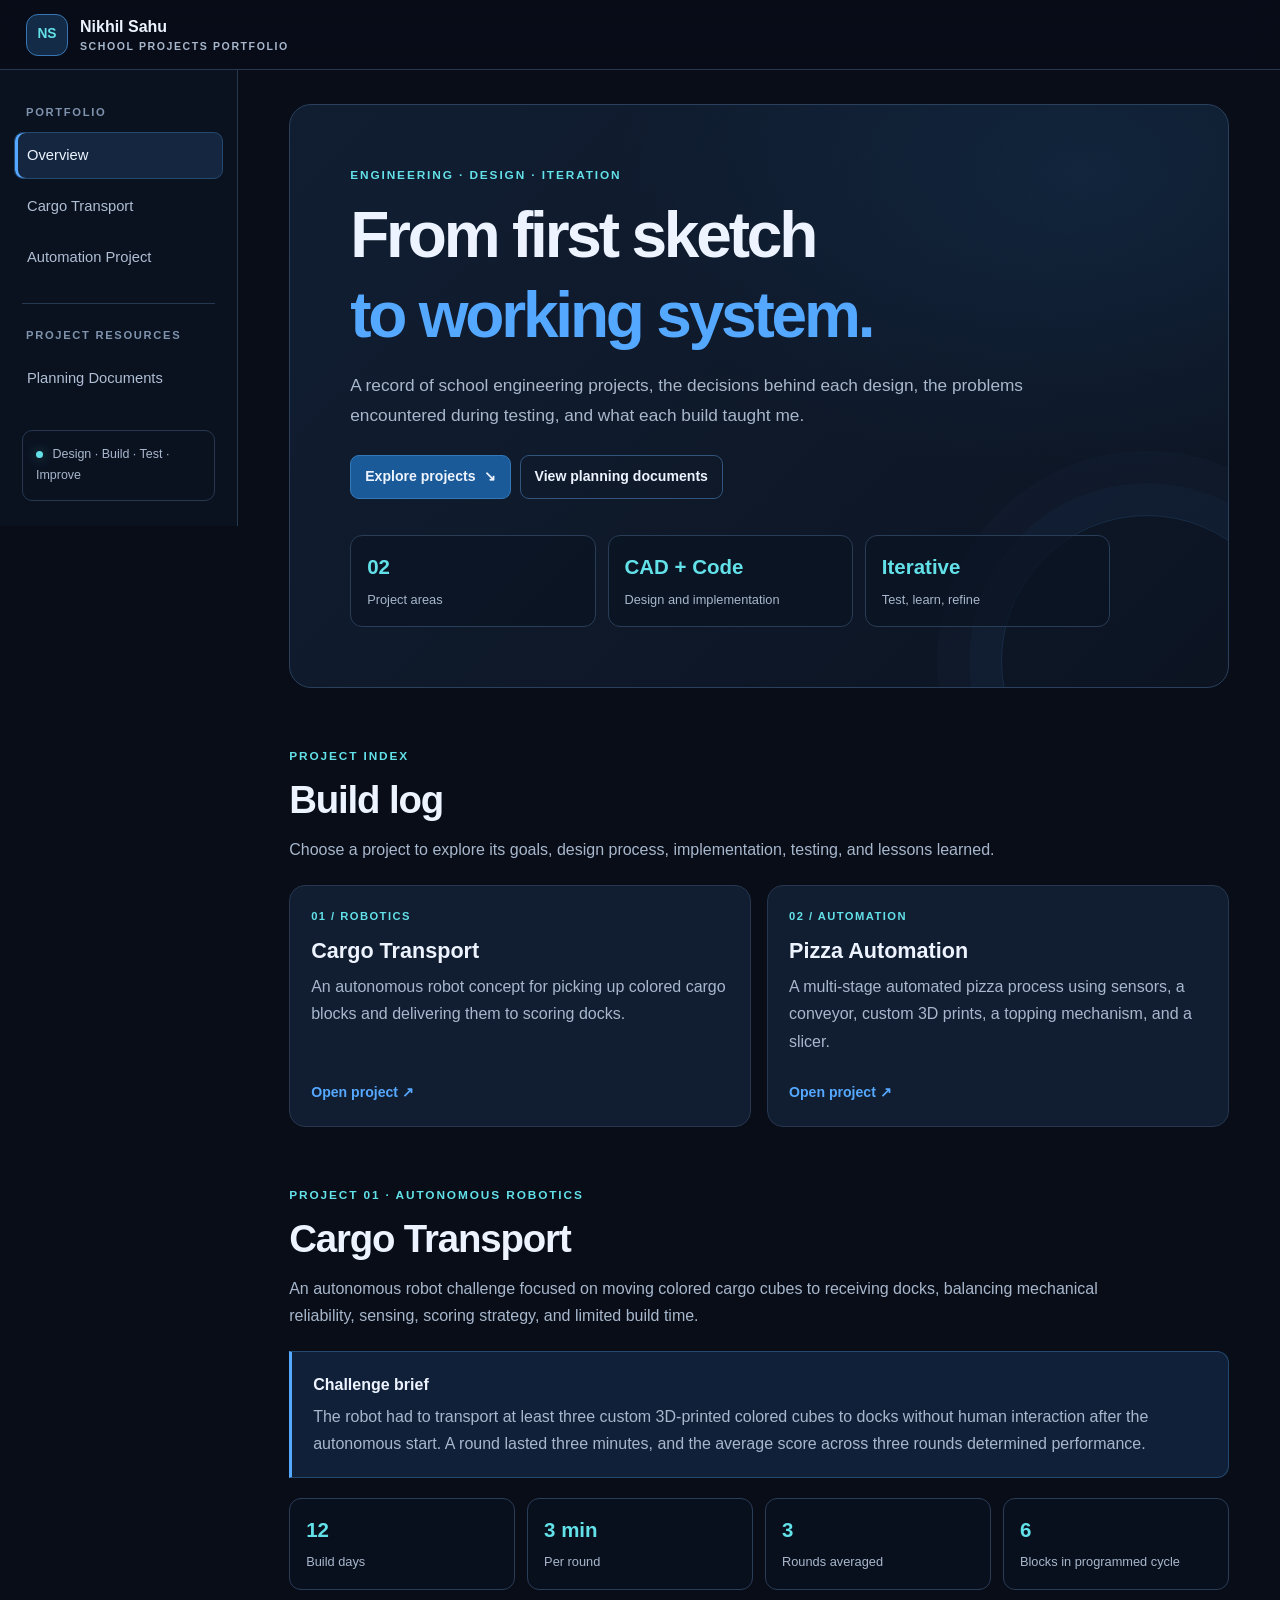
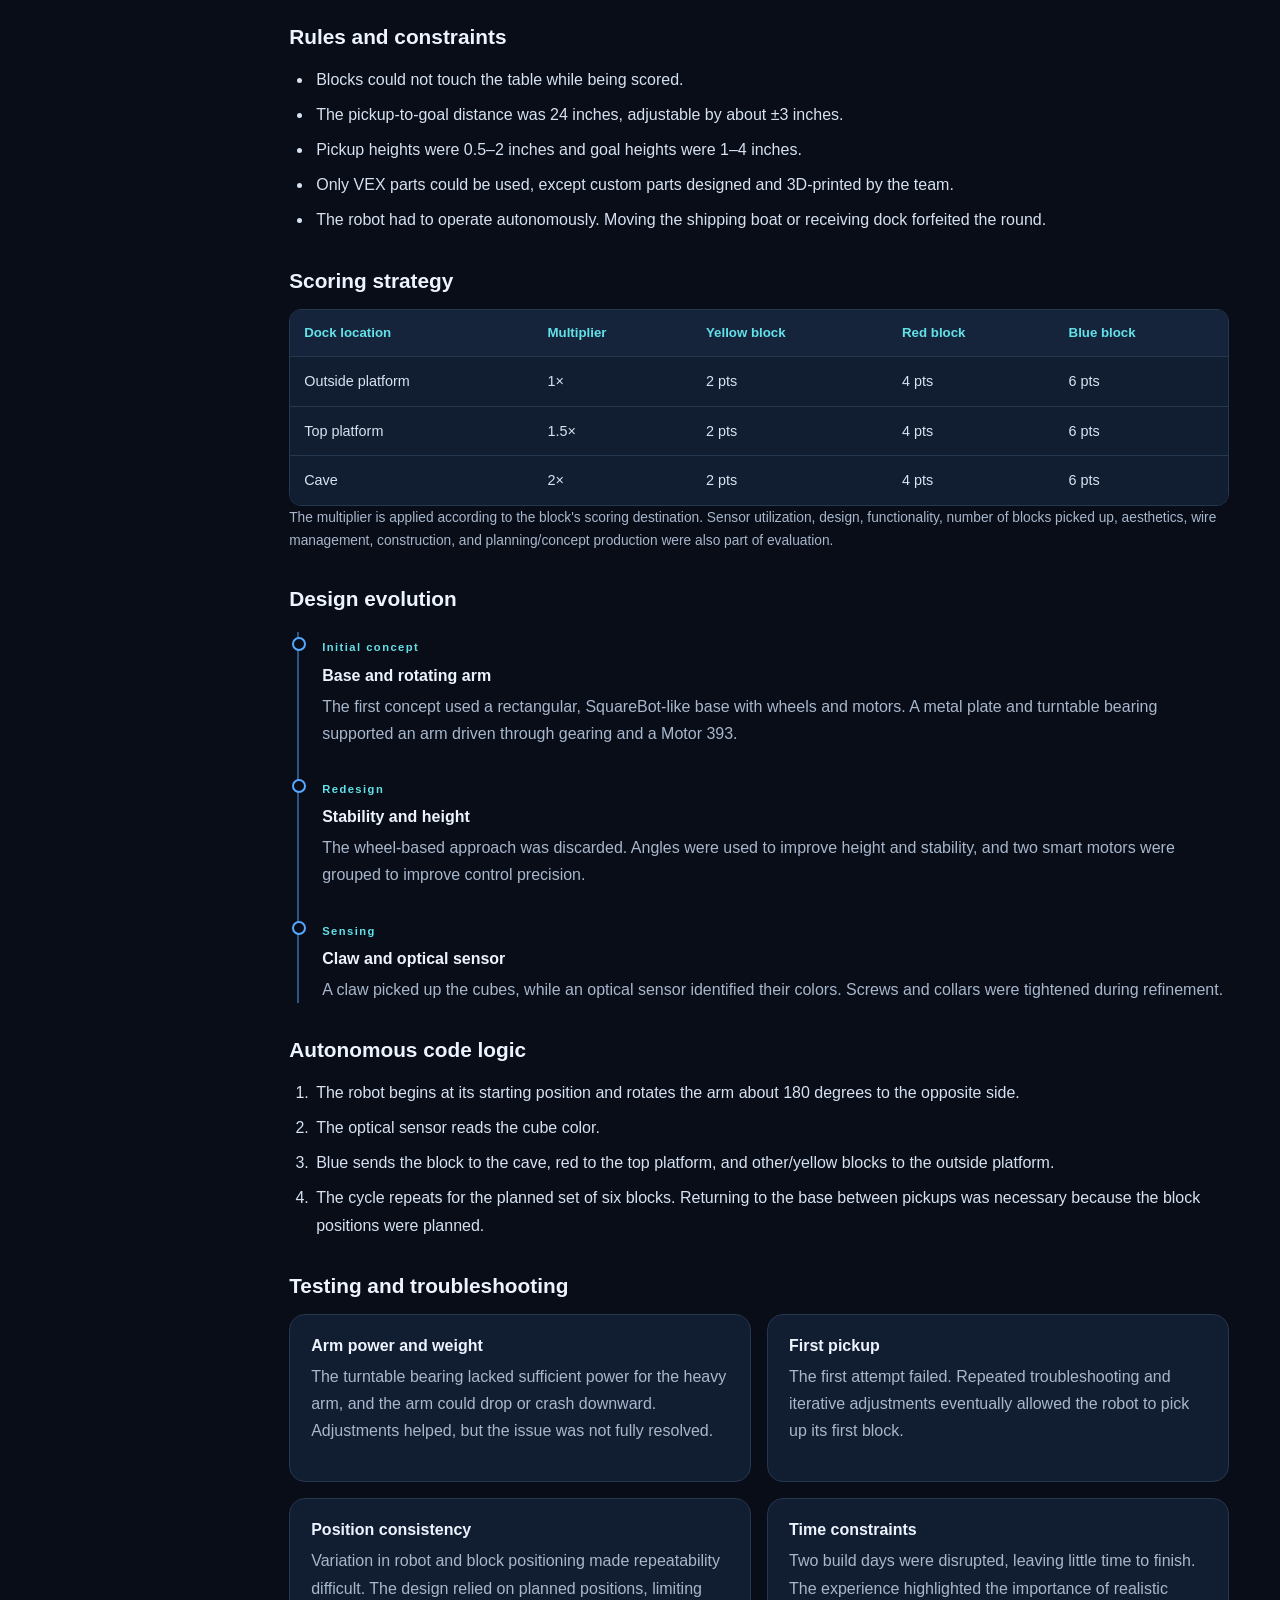
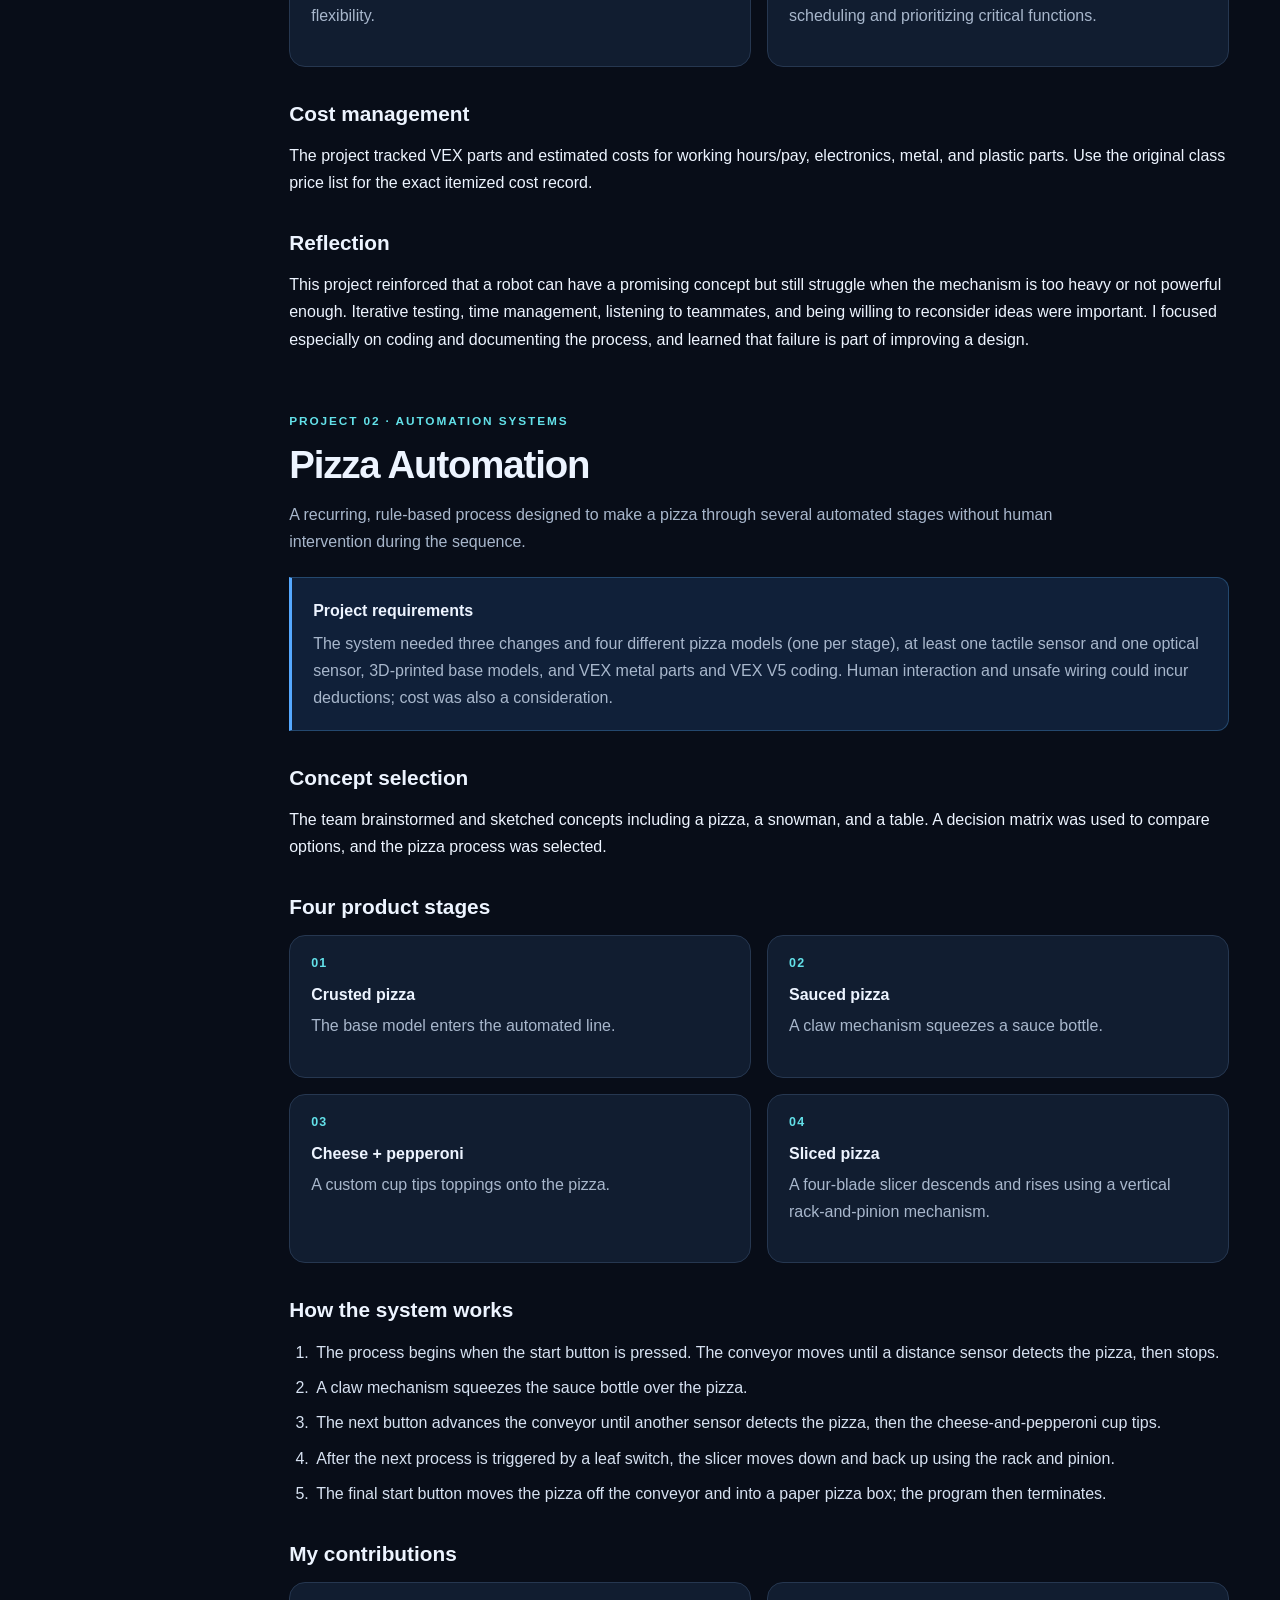
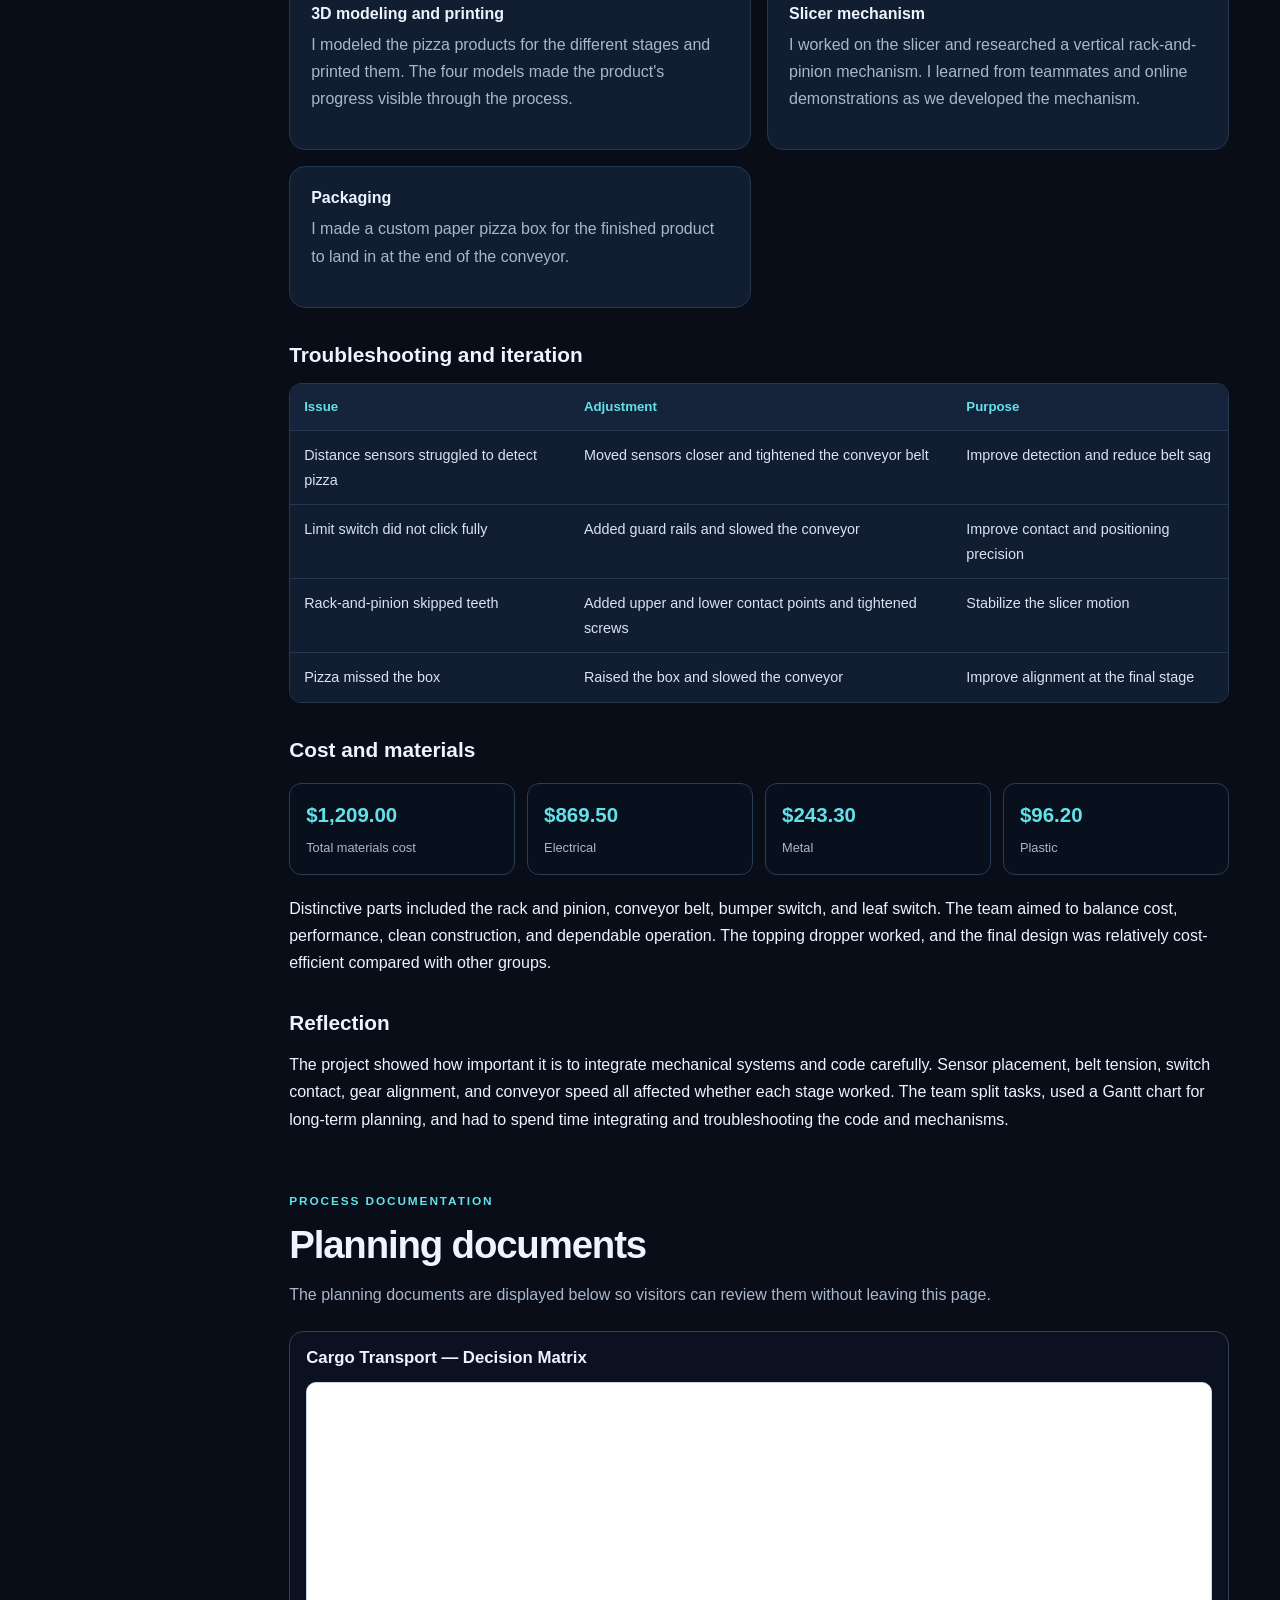
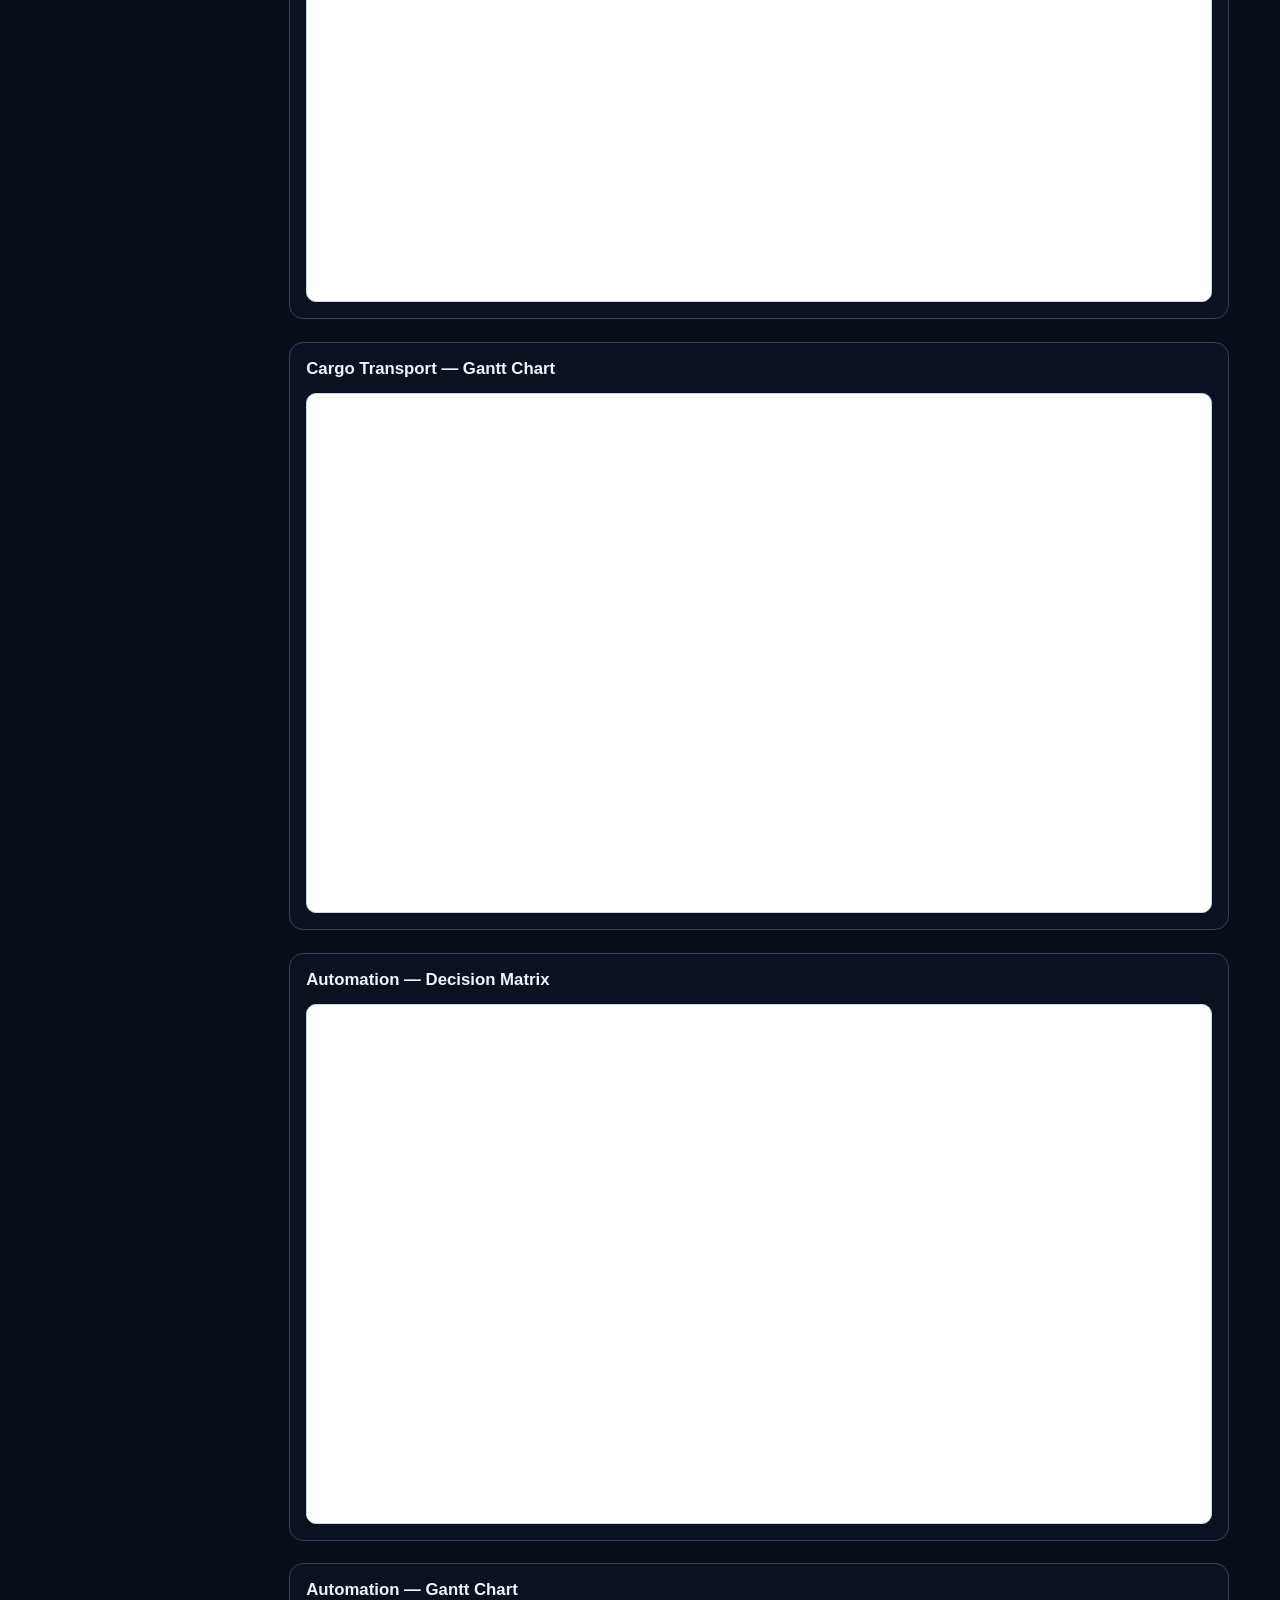
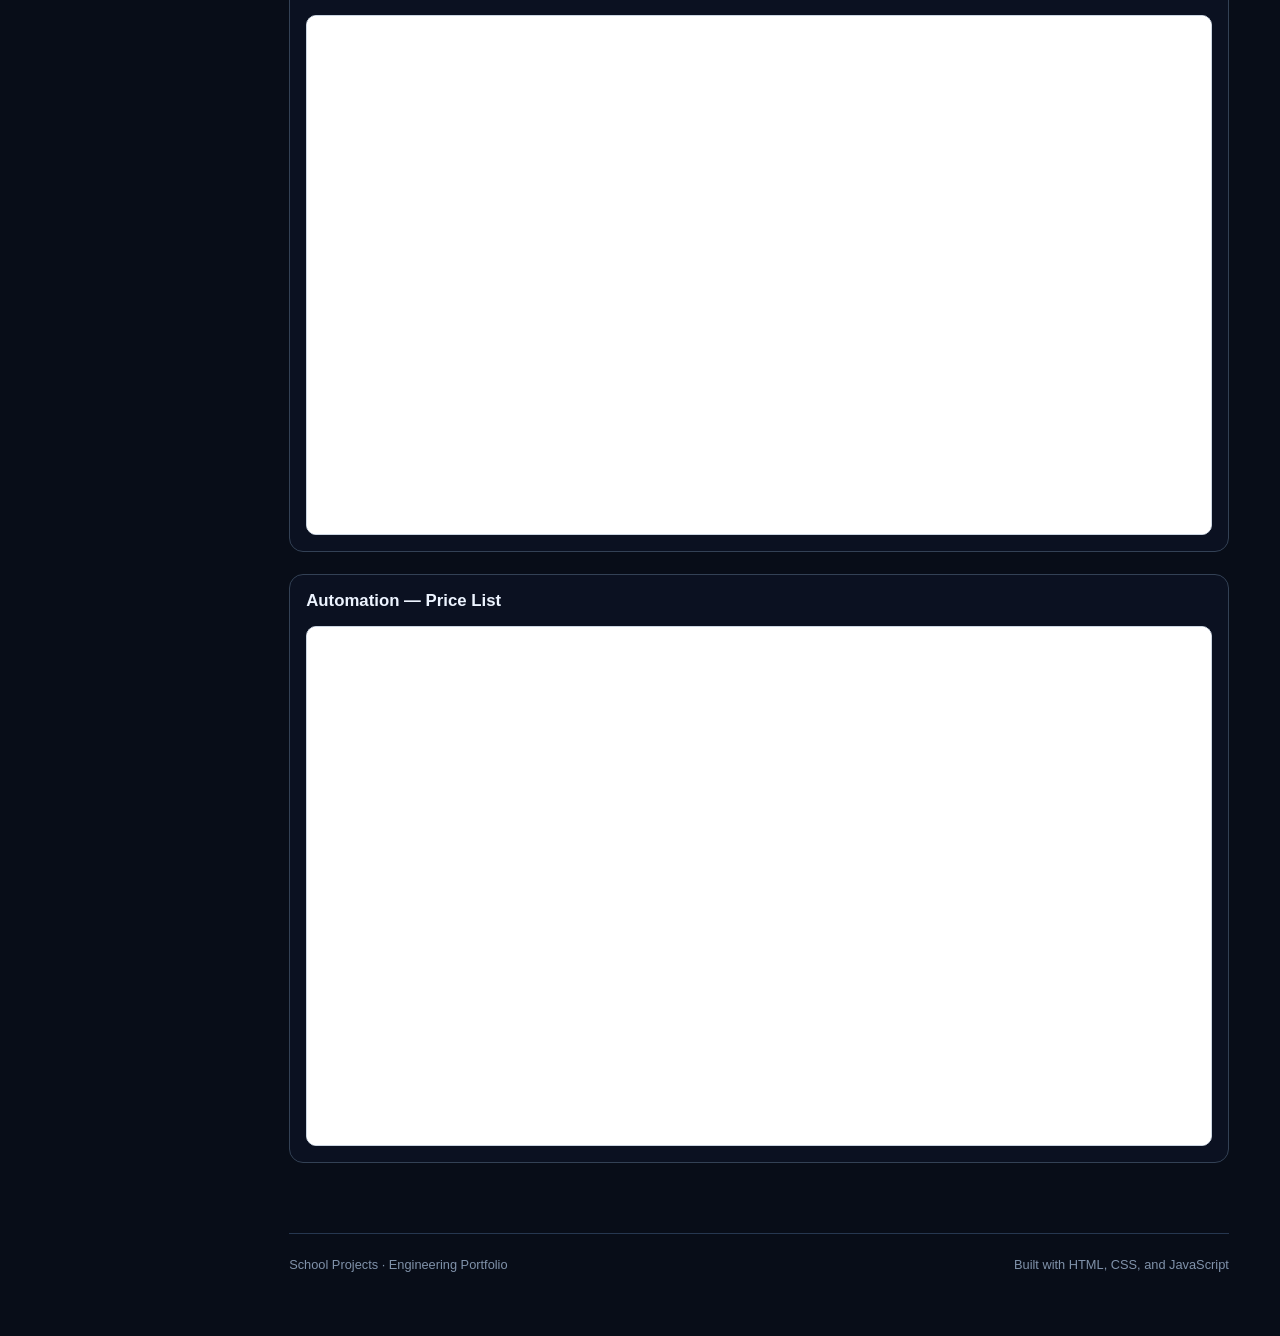
<file: school-projects.html>
<!DOCTYPE html>
<html lang="en">
<head>
  <meta charset="UTF-8">
  <meta name="viewport" content="width=device-width, initial-scale=1">
  <meta name="description" content="Engineering and school project portfolio documenting design, planning, coding, testing, and reflection.">
  <title>School Projects | Engineering Portfolio</title>
  <style>
/* School Projects portfolio — dark engineering theme */
:root {
  color-scheme: dark;
  --bg: #080d18;
  --surface: #0d1625;
  --panel: #111d30;
  --panel-2: #15243a;
  --border: #263750;
  --text: #edf4ff;
  --muted: #a8b7cc;
  --blue: #55a8ff;
  --cyan: #63e1e9;
  --radius: 16px;
}
* { box-sizing: border-box; }
html { scroll-behavior: smooth; scroll-padding-top: 88px; }
body { margin: 0; background: var(--bg); color: var(--text); font: 16px/1.7 "Segoe UI", Arial, sans-serif; }
a { color: var(--blue); }
a:focus-visible, button:focus-visible { outline: 2px solid var(--cyan); outline-offset: 3px; }
.topbar { position: sticky; top: 0; z-index: 50; display: flex; justify-content: space-between; align-items: center; min-height: 70px; padding: 12px 26px; background: rgba(8,13,24,.96); border-bottom: 1px solid var(--border); backdrop-filter: blur(12px); }
.brand { display: flex; align-items: center; gap: 12px; color: var(--text); font-weight: 750; text-decoration: none; line-height: 1.2; }
.brand small { display: block; margin-top: 4px; color: var(--muted); font-size: .66rem; letter-spacing: .15em; }
.brand-mark { display: grid; place-items: center; width: 42px; height: 42px; border: 1px solid #3776b4; border-radius: 12px; background: #132b46; color: var(--cyan); font-size: .86rem; }
.menu-toggle { display: none; border: 1px solid var(--border); border-radius: 9px; padding: 8px 12px; background: var(--panel); color: var(--text); cursor: pointer; }
.site-layout { display: grid; grid-template-columns: 238px minmax(0, 1fr); min-height: calc(100vh - 70px); }
.sidebar { position: sticky; top: 70px; align-self: start; height: calc(100vh - 70px); overflow-y: auto; padding: 25px 14px; background: #0a1220; border-right: 1px solid var(--border); }
.nav-label { margin: 8px 12px 10px; color: #7f93ad; font-size: .7rem; font-weight: 800; letter-spacing: .15em; }
.nav-link { display: block; margin: 4px 0; padding: 10px 12px; border: 1px solid transparent; border-radius: 9px; color: #afbed2; font-size: .92rem; text-decoration: none; transition: background .18s, border-color .18s, color .18s; }
.nav-link:hover, .nav-link.active { color: var(--text); background: #142640; border-color: #24486e; }
.nav-link.active { box-shadow: inset 3px 0 var(--blue); }
.nav-rule { height: 1px; margin: 22px 8px; background: var(--border); }
.sidebar-note { margin: 28px 8px 0; padding: 13px; border: 1px solid var(--border); border-radius: 10px; color: var(--muted); font-size: .78rem; }
.status-dot { display: inline-block; width: 7px; height: 7px; margin-right: 6px; border-radius: 50%; background: var(--cyan); box-shadow: 0 0 12px #63e1e966; }
main { width: 100%; min-width: 0; max-width: 1500px; padding: 34px clamp(18px, 4vw, 62px) 60px; }
.section-anchor { scroll-margin-top: 90px; }
.hero { position: relative; overflow: hidden; padding: clamp(26px, 5vw, 60px); border: 1px solid #2a405d; border-radius: 22px; background: radial-gradient(ellipse at 85% 12%, #1c4c793d, transparent 42%), linear-gradient(135deg, #111e32, #0c1422); }
.hero::after { position: absolute; right: -65px; bottom: -120px; width: 290px; height: 290px; border: 1px solid #55a8ff28; border-radius: 50%; content: ""; box-shadow: 0 0 0 32px #55a8ff08, 0 0 0 64px #55a8ff06; pointer-events: none; }
.eyebrow { margin: 0 0 10px; color: var(--cyan); font-size: .74rem; font-weight: 800; letter-spacing: .16em; text-transform: uppercase; }
h1, h2, h3, h4 { line-height: 1.25; }
h1 { position: relative; z-index: 1; margin: 10px 0 16px; font-size: clamp(2.4rem, 5vw, 4.4rem); letter-spacing: -.05em; }
h1 span { color: var(--blue); }
h2 { margin: 0 0 12px; font-size: clamp(1.8rem, 3vw, 2.5rem); letter-spacing: -.03em; }
h3 { margin: 0 0 8px; font-size: 1.15rem; }
h4 { margin: 0 0 7px; font-size: 1rem; }
p { margin-top: 0; }
.hero-copy { position: relative; z-index: 1; max-width: 760px; color: var(--muted); font-size: 1.08rem; }
.hero-actions { position: relative; z-index: 1; display: flex; flex-wrap: wrap; gap: 9px; margin-top: 25px; }
.button { display: inline-flex; align-items: center; justify-content: center; gap: 8px; padding: 9px 14px; border: 1px solid #31557c; border-radius: 9px; background: #152943; color: var(--text); font-size: .88rem; font-weight: 650; text-decoration: none; cursor: pointer; }
.button:hover { background: #1c3858; }
.button.primary { border-color: #3478b9; background: #1b5a98; }
.button.primary:hover { background: #2673b7; }
.button.secondary { background: transparent; }
.hero-stats { position: relative; z-index: 1; display: grid; grid-template-columns: repeat(3, minmax(0, 1fr)); gap: 12px; max-width: 760px; margin-top: 36px; }
.hero-stats div, .metric { padding: 14px 16px; border: 1px solid #2a3d57; border-radius: 12px; background: #0913219c; }
.hero-stats strong, .metric strong { display: block; color: var(--cyan); font-size: 1.28rem; }
.hero-stats span, .metric span { color: var(--muted); font-size: .8rem; }
.section { margin-top: 58px; }
.section-heading { margin-bottom: 22px; }
.section-heading > p:last-child { max-width: 840px; color: var(--muted); }
.project-grid, .content-grid, .document-grid { display: grid; grid-template-columns: repeat(2, minmax(0, 1fr)); gap: 16px; }
.project-card, .panel, .document-card { min-width: 0; padding: 21px; border: 1px solid var(--border); border-radius: var(--radius); background: var(--panel); }
.project-card { display: flex; flex-direction: column; min-height: 220px; color: inherit; text-decoration: none; transition: transform .2s, border-color .2s; }
.project-card:hover { transform: translateY(-3px); border-color: var(--blue); }
.card-number, .doc-label, .timeline-tag { color: var(--cyan); font-size: .7rem; font-weight: 800; letter-spacing: .13em; }
.project-card h3 { margin-top: 12px; font-size: 1.35rem; }
.project-card p, .panel p, .document-card p { color: var(--muted); }
.card-arrow { margin-top: auto; padding-top: 10px; color: var(--blue); font-weight: 650; font-size: .88rem; }
.callout { padding: 19px 21px; border: 1px solid #24486e; border-left: 3px solid var(--blue); border-radius: 0 12px 12px 0; background: #102039; }
.callout p { margin: 5px 0 0; color: var(--muted); }
.metric-grid { display: grid; grid-template-columns: repeat(4, minmax(0, 1fr)); gap: 12px; margin: 20px 0; }
.subheading { margin: 34px 0 15px; font-size: 1.3rem; }
.detail-list { padding-left: 24px; color: #d6e1f1; }
.detail-list li { margin: 8px 0; padding-left: 3px; }
.timeline { margin: 20px 0 8px 8px; padding-left: 23px; border-left: 2px solid #2b5684; }
.timeline-item { position: relative; margin: 0 0 27px; }
.timeline-item::before { position: absolute; top: 5px; left: -30px; width: 10px; height: 10px; border: 2px solid var(--blue); border-radius: 50%; background: var(--bg); content: ""; }
.timeline-item h4 { margin-top: 6px; }
.timeline-item p { margin-bottom: 0; color: var(--muted); }
.table-wrap { overflow-x: auto; border: 1px solid var(--border); border-radius: 12px; }
table { width: 100%; border-collapse: collapse; background: var(--panel); text-align: left; }
th, td { padding: 12px 14px; border-bottom: 1px solid var(--border); vertical-align: top; }
th { background: #15243a; color: var(--cyan); font-size: .83rem; }
td { color: #d8e3f2; font-size: .9rem; }
tr:last-child td { border-bottom: 0; }
.small { font-size: .86rem; }
.muted { color: var(--muted); }
.document-card { display: flex; flex-direction: column; align-items: flex-start; justify-content: space-between; gap: 18px; }
.document-card .button { margin-top: auto; }
.document-card h4, .document-card h3 { margin-top: 6px; }
.doc-label { display: inline-block; }
.content-grid.four { grid-template-columns: repeat(2, minmax(0, 1fr)); }
.stage { position: relative; padding-top: 49px; }
.stage-no { position: absolute; top: 17px; left: 21px; color: var(--cyan); font-weight: 800; font-size: .78rem; letter-spacing: .1em; }
.footer { display: flex; flex-wrap: wrap; justify-content: space-between; gap: 12px; margin-top: 70px; padding-top: 20px; border-top: 1px solid var(--border); color: #8092aa; font-size: .8rem; }
@media (max-width: 1000px) {
  .site-layout { grid-template-columns: 205px minmax(0, 1fr); }
  main { padding-inline: 24px; }
  .metric-grid { grid-template-columns: repeat(2, minmax(0, 1fr)); }
}
@media (max-width: 720px) {
  .topbar { min-height: 62px; padding: 10px 15px; }
  .menu-toggle { display: inline-flex; align-items: center; gap: 7px; }
  .site-layout { display: block; }
  .site-layout > main, main#main { margin-left: 0; width: 100%; max-width: none; }
  .sidebar { position: sticky; top: 62px; z-index: 40; display: none; width: 100%; height: auto; max-height: calc(100vh - 62px); padding: 12px; border-right: 0; border-bottom: 1px solid var(--border); }
  .sidebar.open { display: block; }
  .nav-label, .nav-rule, .sidebar-note { display: none; }
  .nav-link { margin: 3px 0; }
  main { padding: 22px 15px 45px; }
  .hero { padding: 27px 20px; }
  .hero-stats { grid-template-columns: 1fr; margin-top: 25px; }
  .metric-grid { grid-template-columns: repeat(2, minmax(0, 1fr)); }
  .footer { display: block; }
  .footer span { display: block; margin: 5px 0; }
}
@media (prefers-reduced-motion: reduce) {
  *, *::before, *::after { scroll-behavior: auto !important; transition-duration: .01ms !important; }
}

  
/* Desktop: keep the sidebar fixed and explicitly offset ALL page content beside it. */
@media (min-width: 721px) {
  .site-layout { display: block; min-height: calc(100vh - 70px); }
  .sidebar { position: fixed; top: 70px; bottom: 0; left: 0; width: 238px; height: auto; max-height: none; overflow-y: auto; z-index: 45; }
  .site-layout > main, main#main { display: block; box-sizing: border-box; margin-left: 238px; width: calc(100% - 238px); max-width: none; min-width: 0; padding-left: clamp(18px, 4vw, 62px); padding-right: clamp(18px, 4vw, 62px); }
}
@media (min-width: 721px) and (max-width: 1000px) {
  .sidebar { width: 205px; }
  .site-layout > main, main#main { margin-left: 205px; width: calc(100% - 205px); padding-left: 24px; padding-right: 24px; }
}
</style>
  <script defer>
document.addEventListener("DOMContentLoaded", () => {
  const sidebar = document.getElementById("sidebar");
  const menuToggle = document.getElementById("menuToggle");
  const navLinks = Array.from(document.querySelectorAll(".nav-link[href^='#']"));
  const sections = navLinks
    .map(link => document.querySelector(link.getAttribute("href")))
    .filter(Boolean);

  // Mobile menu: open and close without affecting desktop navigation.
  if (menuToggle && sidebar) {
    menuToggle.addEventListener("click", () => {
      const isOpen = sidebar.classList.toggle("open");
      menuToggle.setAttribute("aria-expanded", String(isOpen));
    });
  }

  // Navigation uses normal in-page anchors. This script only highlights the
  // section currently being viewed; it does not hide project content.
  function setActiveLink(id) {
    navLinks.forEach(link => {
      const active = link.getAttribute("href") === `#${id}`;
      link.classList.toggle("active", active);
      if (active) link.setAttribute("aria-current", "location");
      else link.removeAttribute("aria-current");
    });
  }

  navLinks.forEach(link => {
    link.addEventListener("click", () => {
      const targetId = link.getAttribute("href").slice(1);
      setActiveLink(targetId);
      if (sidebar && sidebar.classList.contains("open")) {
        sidebar.classList.remove("open");
        if (menuToggle) menuToggle.setAttribute("aria-expanded", "false");
      }
    });
  });

  // Highlight sidebar item while scrolling, with a safe fallback if
  // IntersectionObserver is unavailable.
  if ("IntersectionObserver" in window && sections.length) {
    const observer = new IntersectionObserver(entries => {
      const visible = entries
        .filter(entry => entry.isIntersecting)
        .sort((a, b) => b.intersectionRatio - a.intersectionRatio)[0];
      if (visible) setActiveLink(visible.target.id);
    }, { rootMargin: "-18% 0px -68% 0px", threshold: [0, 0.1, 0.25, 0.5] });

    sections.forEach(section => observer.observe(section));
  }

  // Secure new-tab links.
  document.querySelectorAll('a[target="_blank"]').forEach(link => {
    link.rel = "noopener noreferrer";
  });

  // Keep the active section correct when opening a deep link.
  const initialId = window.location.hash.slice(1);
  if (initialId) setActiveLink(initialId);
});

  </script>

<style>
.planning-embed{margin:1.4rem 0;padding:1rem;border:1px solid #334155;border-radius:14px;background:rgba(15,23,42,.5)}
.planning-embed h3{margin:0 0 .85rem;font-size:1.05rem}
.planning-embed iframe{display:block;width:100%;height:520px;border:1px solid #cbd5e1;border-radius:10px;background:#fff}
@media(max-width:700px){.planning-embed{padding:.65rem}.planning-embed iframe{height:420px}}
</style>
</head>
<body>
  <header class="topbar">
    <a class="brand" href="#home" aria-label="School projects home"><span class="brand-mark">NS</span><span>Nikhil Sahu <small>SCHOOL PROJECTS PORTFOLIO</small></span></a>
    <button class="menu-toggle" id="menuToggle" aria-expanded="false" aria-controls="sidebar">☰ <span>Menu</span></button>
  </header>

  <div class="site-layout">
    <aside class="sidebar" id="sidebar">
      <p class="nav-label">PORTFOLIO</p>
      <a class="nav-link active" href="#home">Overview</a>
      <a class="nav-link" href="#cargo">Cargo Transport</a>
      <a class="nav-link" href="#automation">Automation Project</a>
      <div class="nav-rule"></div>
      <p class="nav-label">PROJECT RESOURCES</p>
      <a class="nav-link" href="#planning">Planning Documents</a>
      <div class="sidebar-note"><span class="status-dot"></span> Design · Build · Test · Improve</div>
    </aside>

    <main id="main">
      <section class="hero section-anchor" id="home">
        <p class="eyebrow">ENGINEERING · DESIGN · ITERATION</p>
        <h1>From first sketch<br><span>to working system.</span></h1>
        <p class="hero-copy">A record of school engineering projects, the decisions behind each design, the problems encountered during testing, and what each build taught me.</p>
        <div class="hero-actions">
          <a class="button primary" href="#cargo">Explore projects <span aria-hidden="true">↘</span></a>
          <a class="button secondary" href="#planning">View planning documents</a>
        </div>
        <div class="hero-stats">
          <div><strong>02</strong><span>Project areas</span></div>
          <div><strong>CAD + Code</strong><span>Design and implementation</span></div>
          <div><strong>Iterative</strong><span>Test, learn, refine</span></div>
        </div>
      </section>

      <section class="section section-anchor" id="project-index">
        <div class="section-heading"><p class="eyebrow">PROJECT INDEX</p><h2>Build log</h2><p>Choose a project to explore its goals, design process, implementation, testing, and lessons learned.</p></div>
        <div class="project-grid">
          <a class="project-card" href="#cargo"><span class="card-number">01 / ROBOTICS</span><h3>Cargo Transport</h3><p>An autonomous robot concept for picking up colored cargo blocks and delivering them to scoring docks.</p><span class="card-arrow">Open project ↗</span></a>
          <a class="project-card" href="#automation"><span class="card-number">02 / AUTOMATION</span><h3>Pizza Automation</h3><p>A multi-stage automated pizza process using sensors, a conveyor, custom 3D prints, a topping mechanism, and a slicer.</p><span class="card-arrow">Open project ↗</span></a>
        </div>
      </section>


      <section class="section section-anchor" id="cargo">
        <div class="section-heading"><p class="eyebrow">PROJECT 01 · AUTONOMOUS ROBOTICS</p><h2>Cargo Transport</h2><p>An autonomous robot challenge focused on moving colored cargo cubes to receiving docks, balancing mechanical reliability, sensing, scoring strategy, and limited build time.</p></div>
        <div class="callout"><strong>Challenge brief</strong><p>The robot had to transport at least three custom 3D-printed colored cubes to docks without human interaction after the autonomous start. A round lasted three minutes, and the average score across three rounds determined performance.</p></div>
        <div class="metric-grid">
          <div class="metric"><strong>12</strong><span>Build days</span></div>
          <div class="metric"><strong>3 min</strong><span>Per round</span></div>
          <div class="metric"><strong>3</strong><span>Rounds averaged</span></div>
          <div class="metric"><strong>6</strong><span>Blocks in programmed cycle</span></div>
        </div>
        <h3 class="subheading">Rules and constraints</h3>
        <ul class="detail-list">
          <li>Blocks could not touch the table while being scored.</li>
          <li>The pickup-to-goal distance was 24 inches, adjustable by about ±3 inches.</li>
          <li>Pickup heights were 0.5–2 inches and goal heights were 1–4 inches.</li>
          <li>Only VEX parts could be used, except custom parts designed and 3D-printed by the team.</li>
          <li>The robot had to operate autonomously. Moving the shipping boat or receiving dock forfeited the round.</li>
        </ul>
        <h3 class="subheading">Scoring strategy</h3>
        <div class="table-wrap"><table><thead><tr><th>Dock location</th><th>Multiplier</th><th>Yellow block</th><th>Red block</th><th>Blue block</th></tr></thead><tbody><tr><td>Outside platform</td><td>1×</td><td>2 pts</td><td>4 pts</td><td>6 pts</td></tr><tr><td>Top platform</td><td>1.5×</td><td>2 pts</td><td>4 pts</td><td>6 pts</td></tr><tr><td>Cave</td><td>2×</td><td>2 pts</td><td>4 pts</td><td>6 pts</td></tr></tbody></table></div>
        <p class="small muted">The multiplier is applied according to the block's scoring destination. Sensor utilization, design, functionality, number of blocks picked up, aesthetics, wire management, construction, and planning/concept production were also part of evaluation.</p>
        <h3 class="subheading">Design evolution</h3>
        <div class="timeline">
          <div class="timeline-item"><span class="timeline-tag">Initial concept</span><h4>Base and rotating arm</h4><p>The first concept used a rectangular, SquareBot-like base with wheels and motors. A metal plate and turntable bearing supported an arm driven through gearing and a Motor 393.</p></div>
          <div class="timeline-item"><span class="timeline-tag">Redesign</span><h4>Stability and height</h4><p>The wheel-based approach was discarded. Angles were used to improve height and stability, and two smart motors were grouped to improve control precision.</p></div>
          <div class="timeline-item"><span class="timeline-tag">Sensing</span><h4>Claw and optical sensor</h4><p>A claw picked up the cubes, while an optical sensor identified their colors. Screws and collars were tightened during refinement.</p></div>
        </div>
        <h3 class="subheading">Autonomous code logic</h3>
        <ol class="detail-list">
          <li>The robot begins at its starting position and rotates the arm about 180 degrees to the opposite side.</li>
          <li>The optical sensor reads the cube color.</li>
          <li>Blue sends the block to the cave, red to the top platform, and other/yellow blocks to the outside platform.</li>
          <li>The cycle repeats for the planned set of six blocks. Returning to the base between pickups was necessary because the block positions were planned.</li>
        </ol>
        <h3 class="subheading">Testing and troubleshooting</h3>
        <div class="content-grid">
          <article class="panel"><h4>Arm power and weight</h4><p>The turntable bearing lacked sufficient power for the heavy arm, and the arm could drop or crash downward. Adjustments helped, but the issue was not fully resolved.</p></article>
          <article class="panel"><h4>First pickup</h4><p>The first attempt failed. Repeated troubleshooting and iterative adjustments eventually allowed the robot to pick up its first block.</p></article>
          <article class="panel"><h4>Position consistency</h4><p>Variation in robot and block positioning made repeatability difficult. The design relied on planned positions, limiting flexibility.</p></article>
          <article class="panel"><h4>Time constraints</h4><p>Two build days were disrupted, leaving little time to finish. The experience highlighted the importance of realistic scheduling and prioritizing critical functions.</p></article>
        </div>
        <h3 class="subheading">Cost management</h3>
        <p>The project tracked VEX parts and estimated costs for working hours/pay, electronics, metal, and plastic parts. Use the original class price list for the exact itemized cost record.</p>
        <h3 class="subheading">Reflection</h3>
        <p>This project reinforced that a robot can have a promising concept but still struggle when the mechanism is too heavy or not powerful enough. Iterative testing, time management, listening to teammates, and being willing to reconsider ideas were important. I focused especially on coding and documenting the process, and learned that failure is part of improving a design.</p></section>

      <section class="section section-anchor" id="automation">
        <div class="section-heading"><p class="eyebrow">PROJECT 02 · AUTOMATION SYSTEMS</p><h2>Pizza Automation</h2><p>A recurring, rule-based process designed to make a pizza through several automated stages without human intervention during the sequence.</p></div>
        <div class="callout"><strong>Project requirements</strong><p>The system needed three changes and four different pizza models (one per stage), at least one tactile sensor and one optical sensor, 3D-printed base models, and VEX metal parts and VEX V5 coding. Human interaction and unsafe wiring could incur deductions; cost was also a consideration.</p></div>
        <h3 class="subheading">Concept selection</h3>
        <p>The team brainstormed and sketched concepts including a pizza, a snowman, and a table. A decision matrix was used to compare options, and the pizza process was selected.</p>
        <h3 class="subheading">Four product stages</h3>
        <div class="content-grid four">
          <article class="panel stage"><span class="stage-no">01</span><h4>Crusted pizza</h4><p>The base model enters the automated line.</p></article>
          <article class="panel stage"><span class="stage-no">02</span><h4>Sauced pizza</h4><p>A claw mechanism squeezes a sauce bottle.</p></article>
          <article class="panel stage"><span class="stage-no">03</span><h4>Cheese + pepperoni</h4><p>A custom cup tips toppings onto the pizza.</p></article>
          <article class="panel stage"><span class="stage-no">04</span><h4>Sliced pizza</h4><p>A four-blade slicer descends and rises using a vertical rack-and-pinion mechanism.</p></article>
        </div>
        <h3 class="subheading">How the system works</h3>
        <ol class="detail-list">
          <li>The process begins when the start button is pressed. The conveyor moves until a distance sensor detects the pizza, then stops.</li>
          <li>A claw mechanism squeezes the sauce bottle over the pizza.</li>
          <li>The next button advances the conveyor until another sensor detects the pizza, then the cheese-and-pepperoni cup tips.</li>
          <li>After the next process is triggered by a leaf switch, the slicer moves down and back up using the rack and pinion.</li>
          <li>The final start button moves the pizza off the conveyor and into a paper pizza box; the program then terminates.</li>
        </ol>
        <h3 class="subheading">My contributions</h3>
        <div class="content-grid">
          <article class="panel"><h4>3D modeling and printing</h4><p>I modeled the pizza products for the different stages and printed them. The four models made the product's progress visible through the process.</p></article>
          <article class="panel"><h4>Slicer mechanism</h4><p>I worked on the slicer and researched a vertical rack-and-pinion mechanism. I learned from teammates and online demonstrations as we developed the mechanism.</p></article>
          <article class="panel"><h4>Packaging</h4><p>I made a custom paper pizza box for the finished product to land in at the end of the conveyor.</p></article>
        </div>
        <h3 class="subheading">Troubleshooting and iteration</h3>
        <div class="table-wrap"><table><thead><tr><th>Issue</th><th>Adjustment</th><th>Purpose</th></tr></thead><tbody>
          <tr><td>Distance sensors struggled to detect pizza</td><td>Moved sensors closer and tightened the conveyor belt</td><td>Improve detection and reduce belt sag</td></tr>
          <tr><td>Limit switch did not click fully</td><td>Added guard rails and slowed the conveyor</td><td>Improve contact and positioning precision</td></tr>
          <tr><td>Rack-and-pinion skipped teeth</td><td>Added upper and lower contact points and tightened screws</td><td>Stabilize the slicer motion</td></tr>
          <tr><td>Pizza missed the box</td><td>Raised the box and slowed the conveyor</td><td>Improve alignment at the final stage</td></tr>
        </tbody></table></div>
        <h3 class="subheading">Cost and materials</h3>
        <div class="metric-grid">
          <div class="metric"><strong>$1,209.00</strong><span>Total materials cost</span></div>
          <div class="metric"><strong>$869.50</strong><span>Electrical</span></div>
          <div class="metric"><strong>$243.30</strong><span>Metal</span></div>
          <div class="metric"><strong>$96.20</strong><span>Plastic</span></div>
        </div>
        <p>Distinctive parts included the rack and pinion, conveyor belt, bumper switch, and leaf switch. The team aimed to balance cost, performance, clean construction, and dependable operation. The topping dropper worked, and the final design was relatively cost-efficient compared with other groups.</p>
        <h3 class="subheading">Reflection</h3>
        <p>The project showed how important it is to integrate mechanical systems and code carefully. Sensor placement, belt tension, switch contact, gear alignment, and conveyor speed all affected whether each stage worked. The team split tasks, used a Gantt chart for long-term planning, and had to spend time integrating and troubleshooting the code and mechanisms.</p>
      </section>


      <section class="section section-anchor" id="planning">
        <div class="section-heading"><p class="eyebrow">PROCESS DOCUMENTATION</p><h2>Planning documents</h2><p>The planning documents are displayed below so visitors can review them without leaving this page.</p></div>
        <div class="planning-embed">
          <h3>Cargo Transport — Decision Matrix</h3>
          <iframe title="Cargo Transport Decision Matrix" src="https://docs.google.com/spreadsheets/d/1YcCD5tgT-yeN_ErRlcbzneU2OtAWXkb6zbL3gbPm7sM/htmlembed?authuser=1" loading="lazy"></iframe>
        </div>
        <div class="planning-embed">
          <h3>Cargo Transport — Gantt Chart</h3>
          <iframe title="Cargo Transport Gantt Chart" src="https://docs.google.com/spreadsheets/d/1c6FCy5ZvXPqNImQNiZ-AOY0ecM3vOy9F2wATfOLSqTg/htmlembed?authuser=1" loading="lazy"></iframe>
        </div>
        <div class="planning-embed">
          <h3>Automation — Decision Matrix</h3>
          <iframe title="Automation Decision Matrix" src="https://docs.google.com/spreadsheets/d/15e3Io4XSW1WMFwYbdoRztZh7roPYUTjWZNuPYzIwEw0/htmlembed?authuser=1" loading="lazy"></iframe>
        </div>
        <div class="planning-embed">
          <h3>Automation — Gantt Chart</h3>
          <iframe title="Automation Gantt Chart" src="https://docs.google.com/spreadsheets/d/1c6FCy5ZvXPqNImQNiZ-AOY0ecM3vOy9F2wATfOLSqTg/htmlembed?authuser=1&gid=1115838130" loading="lazy"></iframe>
        </div>
        <div class="planning-embed">
          <h3>Automation — Price List</h3>
          <iframe title="Automation Price List" src="https://docs.google.com/spreadsheets/d/1_03-iOv8JPjVlxeOocxK2Nz-0rBUxlNaI0Iia1wrD0g/htmlembed?authuser=1" loading="lazy"></iframe>
        </div>
      </section>
<footer class="footer"><span>School Projects · Engineering Portfolio</span><span>Built with HTML, CSS, and JavaScript</span></footer>
    </main>
  </div>
</body>
</html>
</file>
